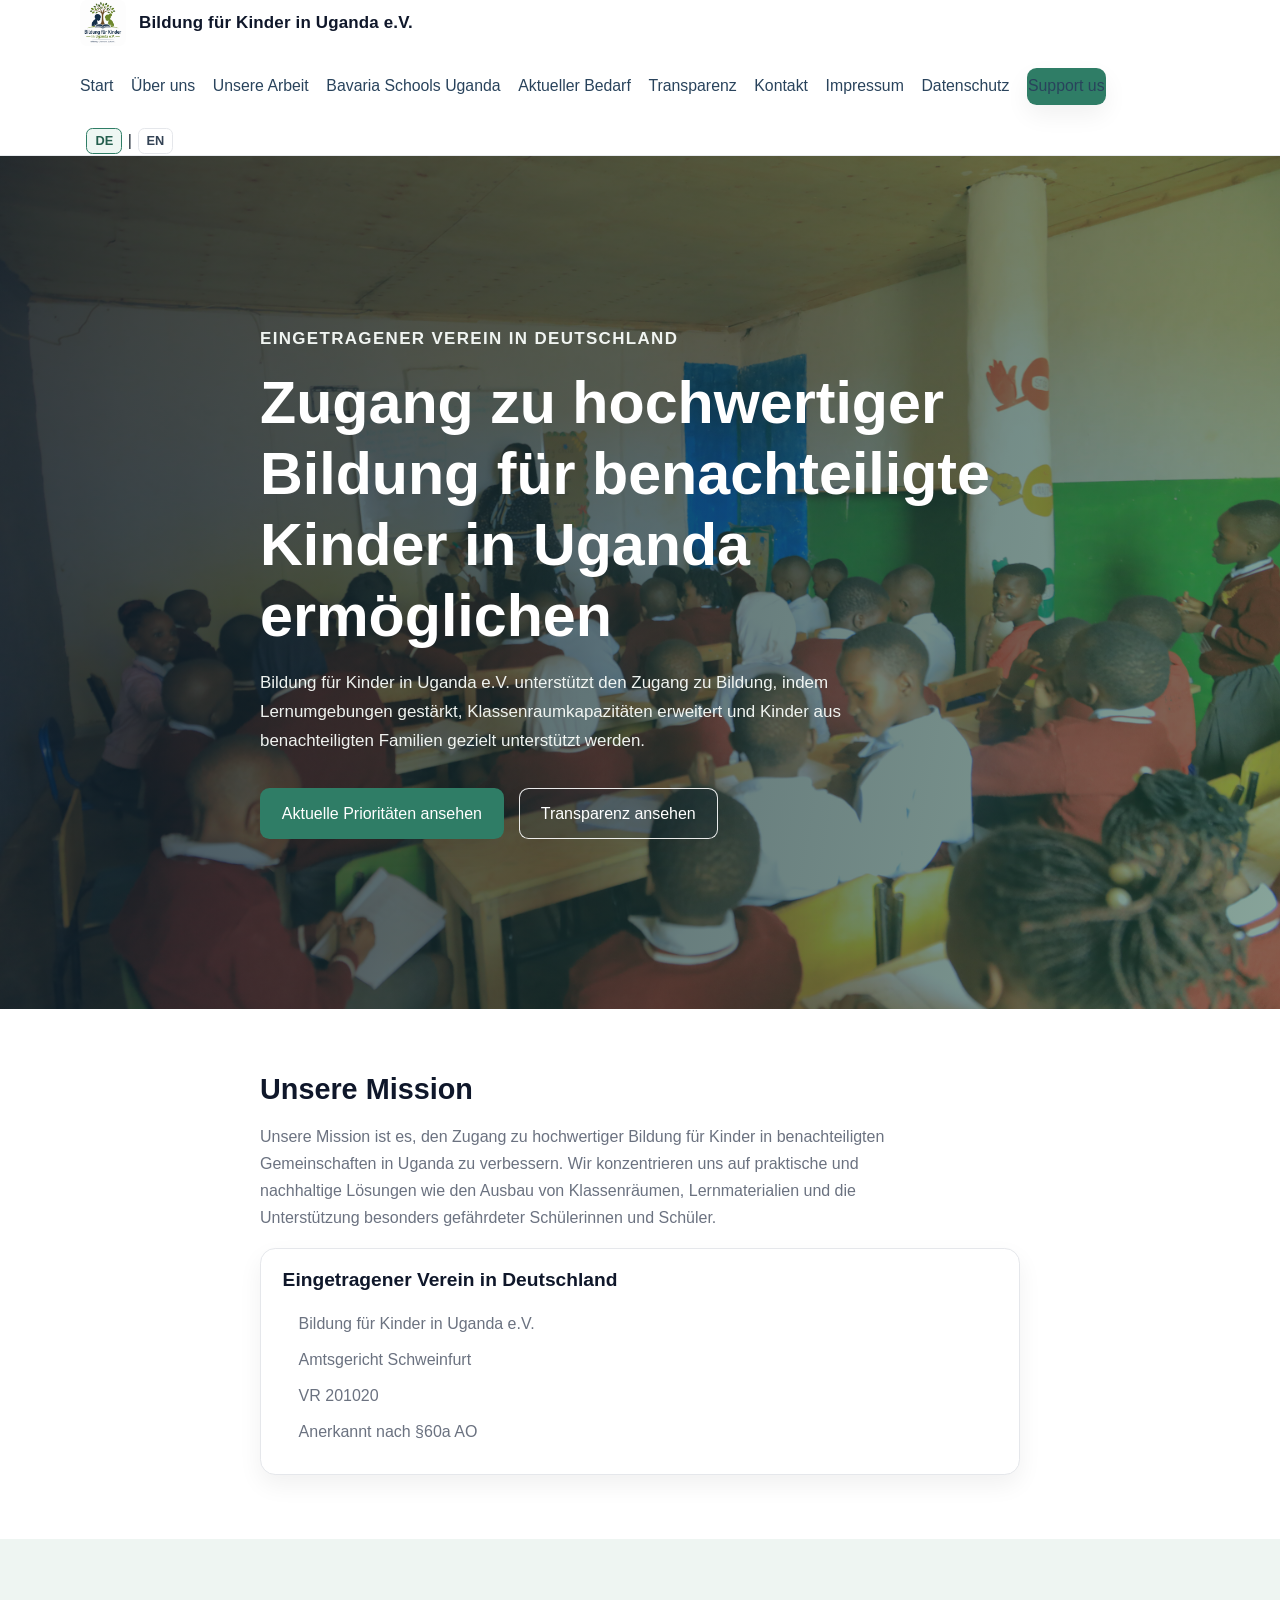
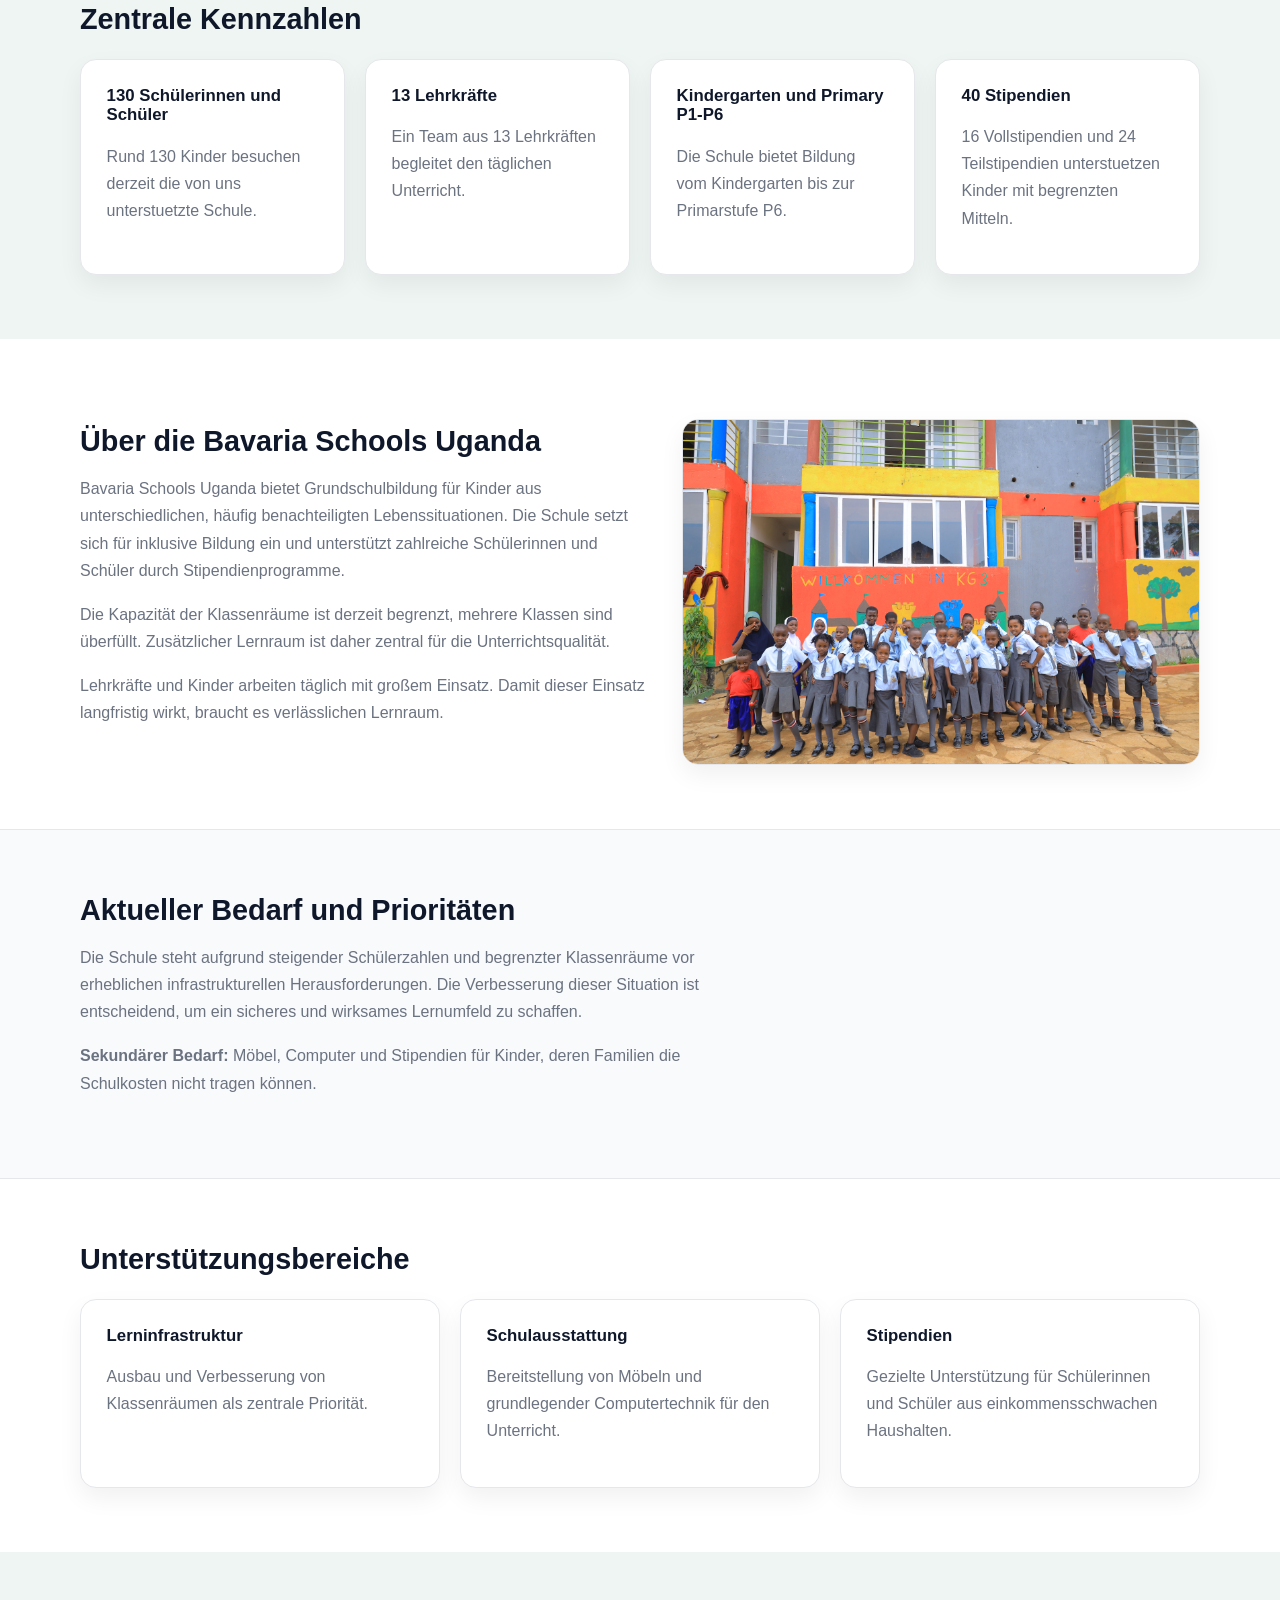
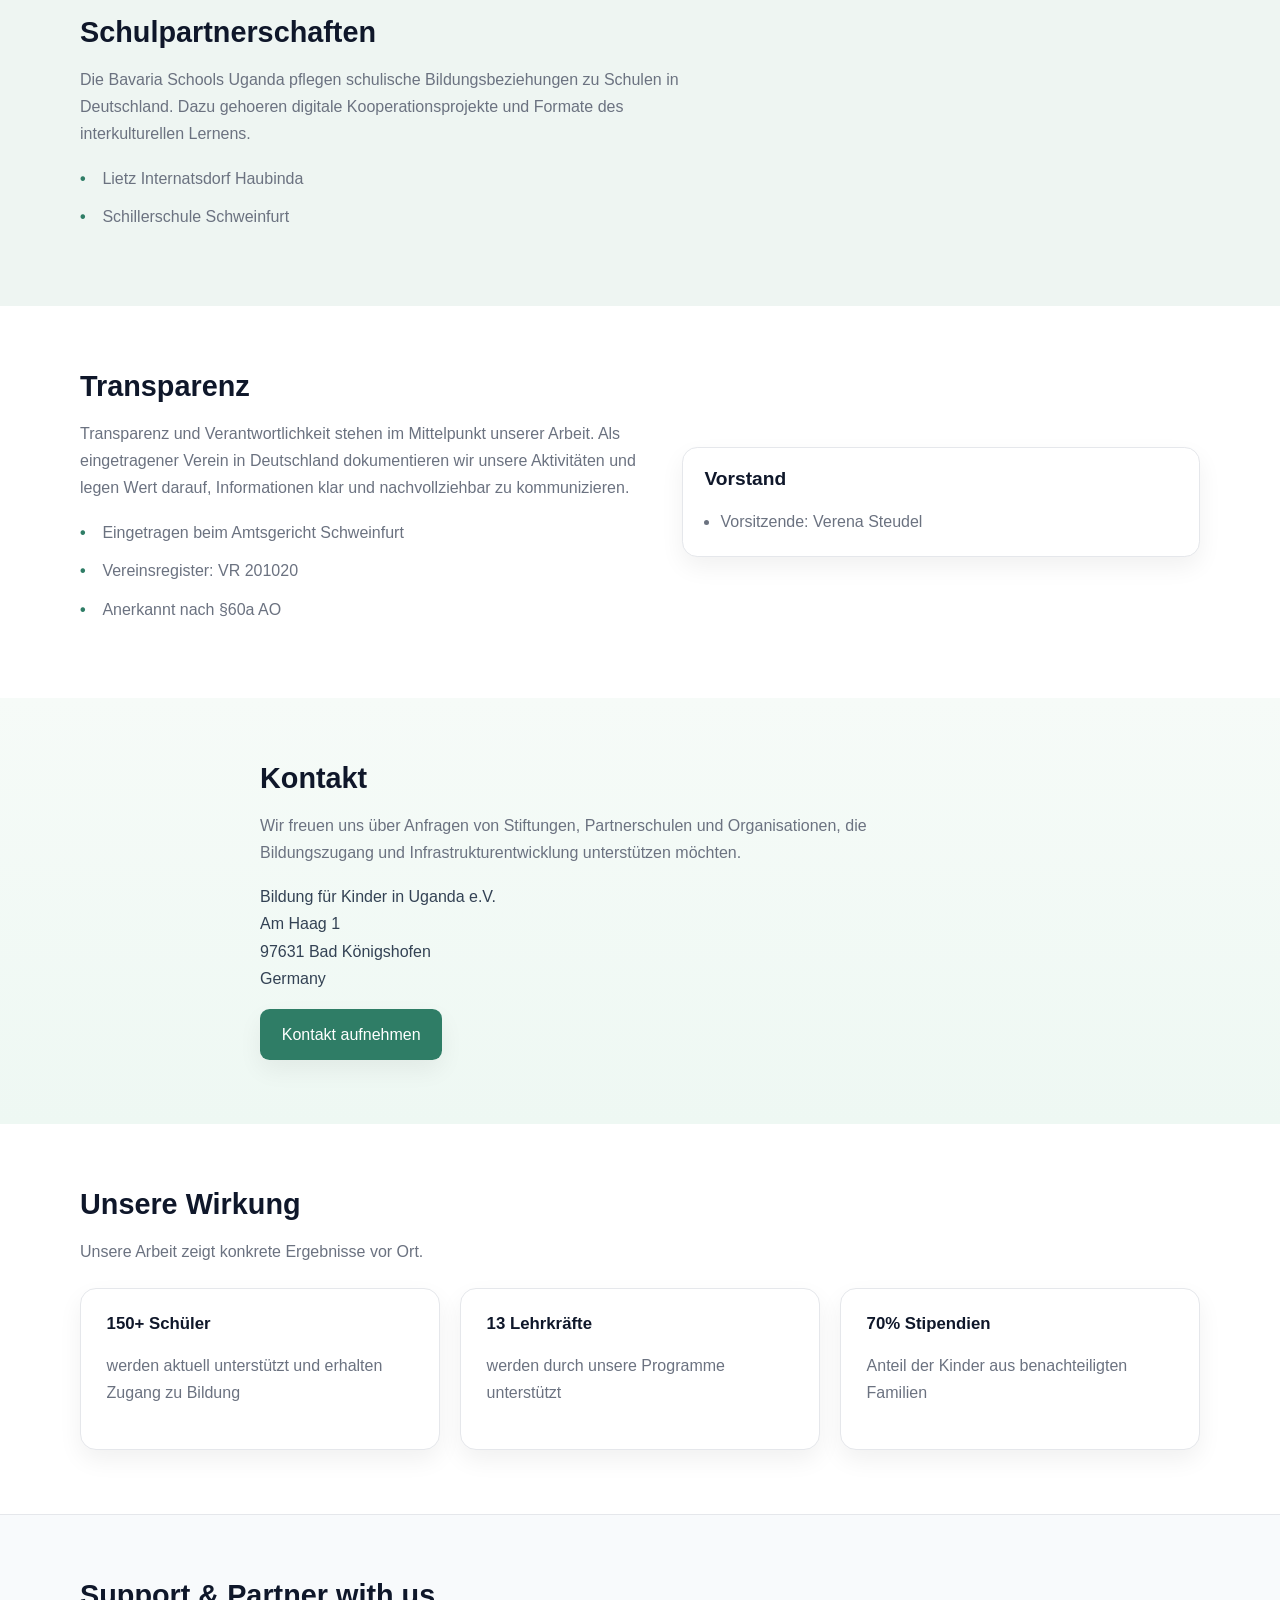
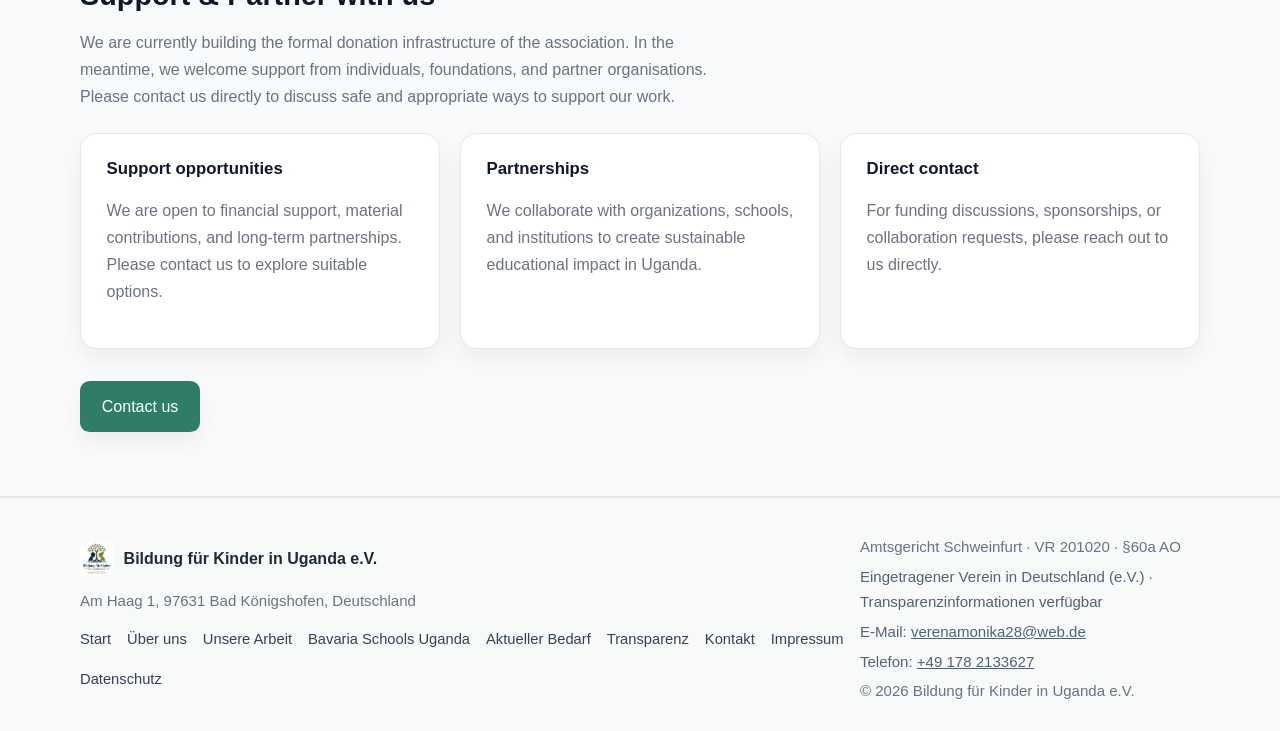
<file: index.html>
<!doctype html>
<html lang="de">
  <head>
    <meta charset="UTF-8" />
    <meta name="viewport" content="width=device-width, initial-scale=1.0" />
    <meta
      name="description"
      content="Startseite von Bildung für Kinder in Uganda e.V., einem in Deutschland eingetragenen Verein zur Unterstützung von Bildungszugang und Lerninfrastruktur in Uganda."
      data-en="Home page of Bildung für Kinder in Uganda e.V., a registered association in Germany supporting educational access and learning infrastructure in Uganda."
    />
    <title data-en="Home | Bildung für Kinder in Uganda e.V.">Startseite | Bildung für Kinder in Uganda e.V.</title>
    <!-- Replace with real favicon later -->
    <link rel="icon" href="assets/images/favicon.png" />
    <link rel="stylesheet" href="assets/css/styles.css" />
  </head>
  <body>
    <a class="skip-link" href="#main-content" data-en="Skip to main content">Zum Inhalt springen</a>
    <header class="site-header">
      <div class="container nav-wrap">
        <a class="logo" href="index.html">
          <img
            class="logo-img"
            src="assets/images/logo-bildung-fuer-kinder-uganda-ev.png"
            alt="Logo von Bildung für Kinder in Uganda e.V."
          />
          <span class="logo-text">Bildung für Kinder in Uganda e.V.</span>
        </a>
        <button class="menu-toggle" type="button" aria-expanded="false" aria-controls="primary-nav" data-en="Menu">
          Menü
        </button>
        <nav id="primary-nav" class="nav" aria-label="Primary navigation">
          <a href="index.html" data-en="Home">Start</a>
          <a href="about.html" data-en="About">Über uns</a>
          <a href="our-work.html" data-en="Our Work">Unsere Arbeit</a>
          <a href="bavaria-schools.html" data-en="Bavaria Schools Uganda">Bavaria Schools Uganda</a>
          <a href="current-needs.html" data-en="Current Needs">Aktueller Bedarf</a>
          <a href="transparency.html" data-en="Transparency">Transparenz</a>
          <a href="contact.html" data-en="Contact">Kontakt</a>
          <a href="impressum.html">Impressum</a>
          <a href="privacy.html" data-en="Privacy">Datenschutz</a>
          <a class="btn btn-primary" href="#donate">Support us</a>
        </nav>
        <div class="lang-switcher" aria-label="Sprachauswahl">
          <button class="lang-btn active" type="button" data-lang="de">DE</button>
          <span>|</span>
          <button class="lang-btn" type="button" data-lang="en">EN</button>
        </div>
      </div>
    </header>

    <main id="main-content">
      <section id="top" class="hero">
        <img
          src="assets/images/classroom-learning.jpg"
          alt="Kinder beim Lernen im Unterricht an einer Schule in Uganda"
          data-en="Primary school classroom in Uganda with children learning"
        />
        <div class="hero-overlay">
          <div class="container hero-content">
            <p class="eyebrow" data-en="Registered non-profit association in Germany">Eingetragener Verein in Deutschland</p>
            <h1 data-en="Providing access to quality education for disadvantaged children in Uganda">
              Zugang zu hochwertiger Bildung für benachteiligte Kinder in Uganda ermöglichen
            </h1>
            <p data-en="Bildung für Kinder in Uganda e.V. supports access to education by strengthening learning environments, expanding classroom capacity, and supporting children from disadvantaged backgrounds.">
              Bildung für Kinder in Uganda e.V. unterstützt den Zugang zu Bildung, indem Lernumgebungen gestärkt, Klassenraumkapazitäten erweitert und Kinder aus benachteiligten Familien gezielt unterstützt werden.
            </p>
            <div class="hero-actions">
              <a class="btn btn-primary" href="current-needs.html" data-en="View current priorities">Aktuelle Prioritäten ansehen</a>
              <a class="btn btn-outline" href="transparency.html" data-en="Our legal information">Transparenz ansehen</a>
            </div>
          </div>
        </div>
      </section>

      <section id="mission" class="section">
        <div class="container narrow">
          <h2 data-en="Our Mission">Unsere Mission</h2>
          <p data-en="Our mission is to improve access to quality education for children in underserved communities in Uganda. We focus on practical, sustainable solutions including classroom development, learning materials, and support for vulnerable students.">
            Unsere Mission ist es, den Zugang zu hochwertiger Bildung für Kinder in benachteiligten Gemeinschaften in Uganda zu verbessern. Wir konzentrieren uns auf praktische und nachhaltige Lösungen wie den Ausbau von Klassenräumen, Lernmaterialien und die Unterstützung besonders gefährdeter Schülerinnen und Schüler.
          </p>
          <div class="panel">
            <h3 data-en="Registered Association in Germany">Eingetragener Verein in Deutschland</h3>
            <ul class="detail-list">
              <li>Bildung für Kinder in Uganda e.V.</li>
              <li>Amtsgericht Schweinfurt</li>
              <li>VR 201020</li>
              <li data-en="Recognized under §60a AO">Anerkannt nach §60a AO</li>
            </ul>
          </div>
        </div>
      </section>

      <section class="section section-alt">
        <div class="container">
          <h2 data-en="Key Facts">Zentrale Kennzahlen</h2>
          <div class="grid cards cards-4">
            <article class="card">
              <h3 data-en="130 students">130 Schülerinnen und Schüler</h3>
              <p data-en="Around 130 children currently attend the school we support.">Rund 130 Kinder besuchen derzeit die von uns unterstuetzte Schule.</p>
            </article>
            <article class="card">
              <h3 data-en="13 teachers">13 Lehrkräfte</h3>
              <p data-en="A team of 13 teachers provides daily instruction and guidance.">Ein Team aus 13 Lehrkräften begleitet den täglichen Unterricht.</p>
            </article>
            <article class="card">
              <h3 data-en="Kindergarten and Primary P1-P6">Kindergarten und Primary P1-P6</h3>
              <p data-en="The school offers early years and primary education through P6.">Die Schule bietet Bildung vom Kindergarten bis zur Primarstufe P6.</p>
            </article>
            <article class="card">
              <h3 data-en="40 scholarships">40 Stipendien</h3>
              <p data-en="16 full and 24 half scholarships support children with limited means.">16 Vollstipendien und 24 Teilstipendien unterstuetzen Kinder mit begrenzten Mitteln.</p>
            </article>
          </div>
        </div>
      </section>

      <section id="school" class="section">
        <div class="container two-col">
          <div>
            <h2 data-en="About Bavaria Schools Uganda">Über die Bavaria Schools Uganda</h2>
            <p data-en="Bavaria Schools Uganda provides primary education to children from diverse and often disadvantaged backgrounds. The school is committed to inclusive education and supports a high number of students through scholarship programs.">
              Bavaria Schools Uganda bietet Grundschulbildung für Kinder aus unterschiedlichen, häufig benachteiligten Lebenssituationen. Die Schule setzt sich für inklusive Bildung ein und unterstützt zahlreiche Schülerinnen und Schüler durch Stipendienprogramme.
            </p>
            <p>
              Die Kapazität der Klassenräume ist derzeit begrenzt, mehrere Klassen sind
              überfüllt. Zusätzlicher Lernraum ist daher zentral für die Unterrichtsqualität.
            </p>
            <p data-en="Teachers and children work with strong commitment every day. Better learning space is essential so this commitment can have full effect.">
              Lehrkräfte und Kinder arbeiten täglich mit großem Einsatz. Damit dieser Einsatz
              langfristig wirkt, braucht es verlässlichen Lernraum.
            </p>
          </div>
          <div class="image-card">
            <!-- Replace with real photo: classroom, learning environment, respectful NGO imagery -->
            <img
              src="assets/images/school-environment.jpg"
              alt="Schulumfeld und Kinder an der unterstützten Schule in Uganda"
              data-en="Students and teacher in a community school in Uganda"
            />
          </div>
        </div>
      </section>

      <section id="needs" class="section section-highlight">
        <div class="container">
          <h2 data-en="Current Needs">Aktueller Bedarf und Prioritäten</h2>
          <p data-en="The school currently faces significant infrastructure challenges due to increasing student numbers and limited classroom space. Addressing these constraints is essential to ensure a safe and effective learning environment.">
            Die Schule steht aufgrund steigender Schülerzahlen und begrenzter Klassenräume vor erheblichen infrastrukturellen Herausforderungen. Die Verbesserung dieser Situation ist entscheidend, um ein sicheres und wirksames Lernumfeld zu schaffen.
          </p>
          <p>
            <strong data-en="Secondary needs:">Sekundärer Bedarf:</strong> Möbel, Computer und
            Stipendien für Kinder, deren Familien die Schulkosten nicht tragen können.
          </p>
        </div>
      </section>

      <section class="section">
        <div class="container">
          <h2 data-en="Support Areas">Unterstützungsbereiche</h2>
          <div class="grid cards cards-3">
            <article class="card">
              <h3 data-en="Learning infrastructure">Lerninfrastruktur</h3>
              <p data-en="Expansion and improvement of classrooms as the central priority.">Ausbau und Verbesserung von Klassenräumen als zentrale Priorität.</p>
            </article>
            <article class="card">
              <h3 data-en="School equipment">Schulausstattung</h3>
              <p data-en="Provision of furniture and basic computer resources for teaching.">Bereitstellung von Möbeln und grundlegender Computertechnik für den Unterricht.</p>
            </article>
            <article class="card">
              <h3 data-en="Scholarships">Stipendien</h3>
              <p data-en="Targeted support for students from households with limited income.">Gezielte Unterstützung für Schülerinnen und Schüler aus einkommensschwachen Haushalten.</p>
            </article>
          </div>
        </div>
      </section>

      <section id="partners" class="section section-alt">
        <div class="container">
          <h2 data-en="Partnerships">Schulpartnerschaften</h2>
          <p data-en="Bavaria Schools Uganda maintains educational connections with schools in Germany. These include digital collaborative projects and intercultural learning formats.">
            Die Bavaria Schools Uganda pflegen schulische Bildungsbeziehungen zu Schulen in
            Deutschland. Dazu gehoeren digitale Kooperationsprojekte und Formate des
            interkulturellen Lernens.
          </p>
          <ul class="partner-list">
            <li>Lietz Internatsdorf Haubinda</li>
            <li>Schillerschule Schweinfurt</li>
          </ul>
        </div>
      </section>

      <section id="transparency" class="section">
        <div class="container two-col">
          <div>
            <h2 data-en="Transparency">Transparenz</h2>
            <p data-en="Transparency and accountability are central to our work. We operate as a registered association in Germany and ensure that all activities and use of funds are documented and communicated clearly.">
              Transparenz und Verantwortlichkeit stehen im Mittelpunkt unserer Arbeit. Als eingetragener Verein in Deutschland dokumentieren wir unsere Aktivitäten und legen Wert darauf, Informationen klar und nachvollziehbar zu kommunizieren.
            </p>
            <ul class="check-list">
              <li data-en="Registered at Amtsgericht Schweinfurt">Eingetragen beim Amtsgericht Schweinfurt</li>
              <li data-en="Association register: VR 201020">Vereinsregister: VR 201020</li>
              <li data-en="Recognized under §60a AO">Anerkannt nach §60a AO</li>
            </ul>
          </div>
          <div class="panel">
            <h3 data-en="Governance">Vorstand</h3>
            <ul>
              <li data-en="Chairperson: Verena Steudel">Vorsitzende: Verena Steudel</li>
            </ul>
          </div>
        </div>
      </section>

      <section id="contact" class="section section-cta">
        <div class="container narrow">
          <h2 data-en="Contact">Kontakt</h2>
          <p>
            Wir freuen uns über Anfragen von Stiftungen, Partnerschulen und Organisationen, die
            Bildungszugang und Infrastrukturentwicklung unterstützen möchten.
          </p>
          <p class="address">
            Bildung für Kinder in Uganda e.V.<br />
            Am Haag 1<br />
            97631 Bad Königshofen<br />
            Germany
          </p>
          <a class="btn btn-primary" href="contact.html" data-en="Get in touch">Kontakt aufnehmen</a>
        </div>
      </section>

      <section class="section">
        <div class="container">
          <h2 data-en="Our Impact">Unsere Wirkung</h2>
          <p data-en="Our work creates measurable impact on the ground">
            Unsere Arbeit zeigt konkrete Ergebnisse vor Ort.
          </p>

          <div class="grid grid-3 cards-3">
            <div class="card">
              <h3 data-en="150+ students">150+ Schüler</h3>
              <p data-en="are currently supported and receive access to education">
                werden aktuell unterstützt und erhalten Zugang zu Bildung
              </p>
            </div>

            <div class="card">
              <h3 data-en="13 teachers">13 Lehrkräfte</h3>
              <p data-en="are supported through our programmes">
                werden durch unsere Programme unterstützt
              </p>
            </div>

            <div class="card">
              <h3 data-en="70% scholarships">70% Stipendien</h3>
              <p data-en="share of children from disadvantaged families">
                Anteil der Kinder aus benachteiligten Familien
              </p>
            </div>
          </div>
        </div>
      </section>

      <section id="donate" class="section section-highlight">
        <div class="container">
          <h2>Support & Partner with us</h2>
          <p>
            We are currently building the formal donation infrastructure of the association.
            In the meantime, we welcome support from individuals, foundations, and partner organisations.
            Please contact us directly to discuss safe and appropriate ways to support our work.
          </p>
          <div class="grid cards cards-3">
            <article class="card">
              <h3>Support opportunities</h3>
              <p>
                We are open to financial support, material contributions, and long-term
                partnerships. Please contact us to explore suitable options.
              </p>
            </article>
            <article class="card">
              <h3>Partnerships</h3>
              <p>
                We collaborate with organizations, schools, and institutions to create sustainable
                educational impact in Uganda.
              </p>
            </article>
            <article class="card">
              <h3>Direct contact</h3>
              <p>
                For funding discussions, sponsorships, or collaboration requests, please reach out
                to us directly.
              </p>
            </article>
          </div>
          <div class="hero-actions">
            <a class="btn btn-primary" href="contact.html">Contact us</a>
          </div>
        </div>
      </section>
    </main>

    <footer class="site-footer">
      <div class="container footer-grid">
        <div>
          <strong>
            <img
              class="footer-logo"
              src="assets/images/logo-bildung-fuer-kinder-uganda-ev.png"
              alt="Logo von Bildung für Kinder in Uganda e.V."
            />
            Bildung für Kinder in Uganda e.V.
          </strong>
          <p data-en="Am Haag 1, 97631 Bad Königshofen, Germany">Am Haag 1, 97631 Bad Königshofen, Deutschland</p>
          <ul class="footer-links">
            <li><a href="index.html" data-en="Home">Start</a></li>
            <li><a href="about.html" data-en="About">Über uns</a></li>
            <li><a href="our-work.html" data-en="Our Work">Unsere Arbeit</a></li>
            <li><a href="bavaria-schools.html">Bavaria Schools Uganda</a></li>
            <li><a href="current-needs.html" data-en="Current Needs">Aktueller Bedarf</a></li>
            <li><a href="transparency.html" data-en="Transparency">Transparenz</a></li>
            <li><a href="contact.html" data-en="Contact">Kontakt</a></li>
            <li><a href="impressum.html">Impressum</a></li>
            <li><a href="privacy.html" data-en="Privacy">Datenschutz</a></li>
          </ul>
        </div>
        <div>
          <p>Amtsgericht Schweinfurt · VR 201020 · §60a AO</p>
          <p class="footer-note" data-en="Registered association in Germany (e.V.) · Transparency information available">Eingetragener Verein in Deutschland (e.V.) · Transparenzinformationen verfügbar</p>
          <p class="footer-note">E-Mail: <a href="mailto:verenamonika28@web.de">verenamonika28@web.de</a></p>
          <p class="footer-note">Telefon: <a href="tel:+491782133627">+49 178 2133627</a></p>
          <p>© 2026 Bildung für Kinder in Uganda e.V.</p>
        </div>
      </div>
    </footer>

    <script src="assets/js/main.js"></script>
  </body>
</html>
</file>
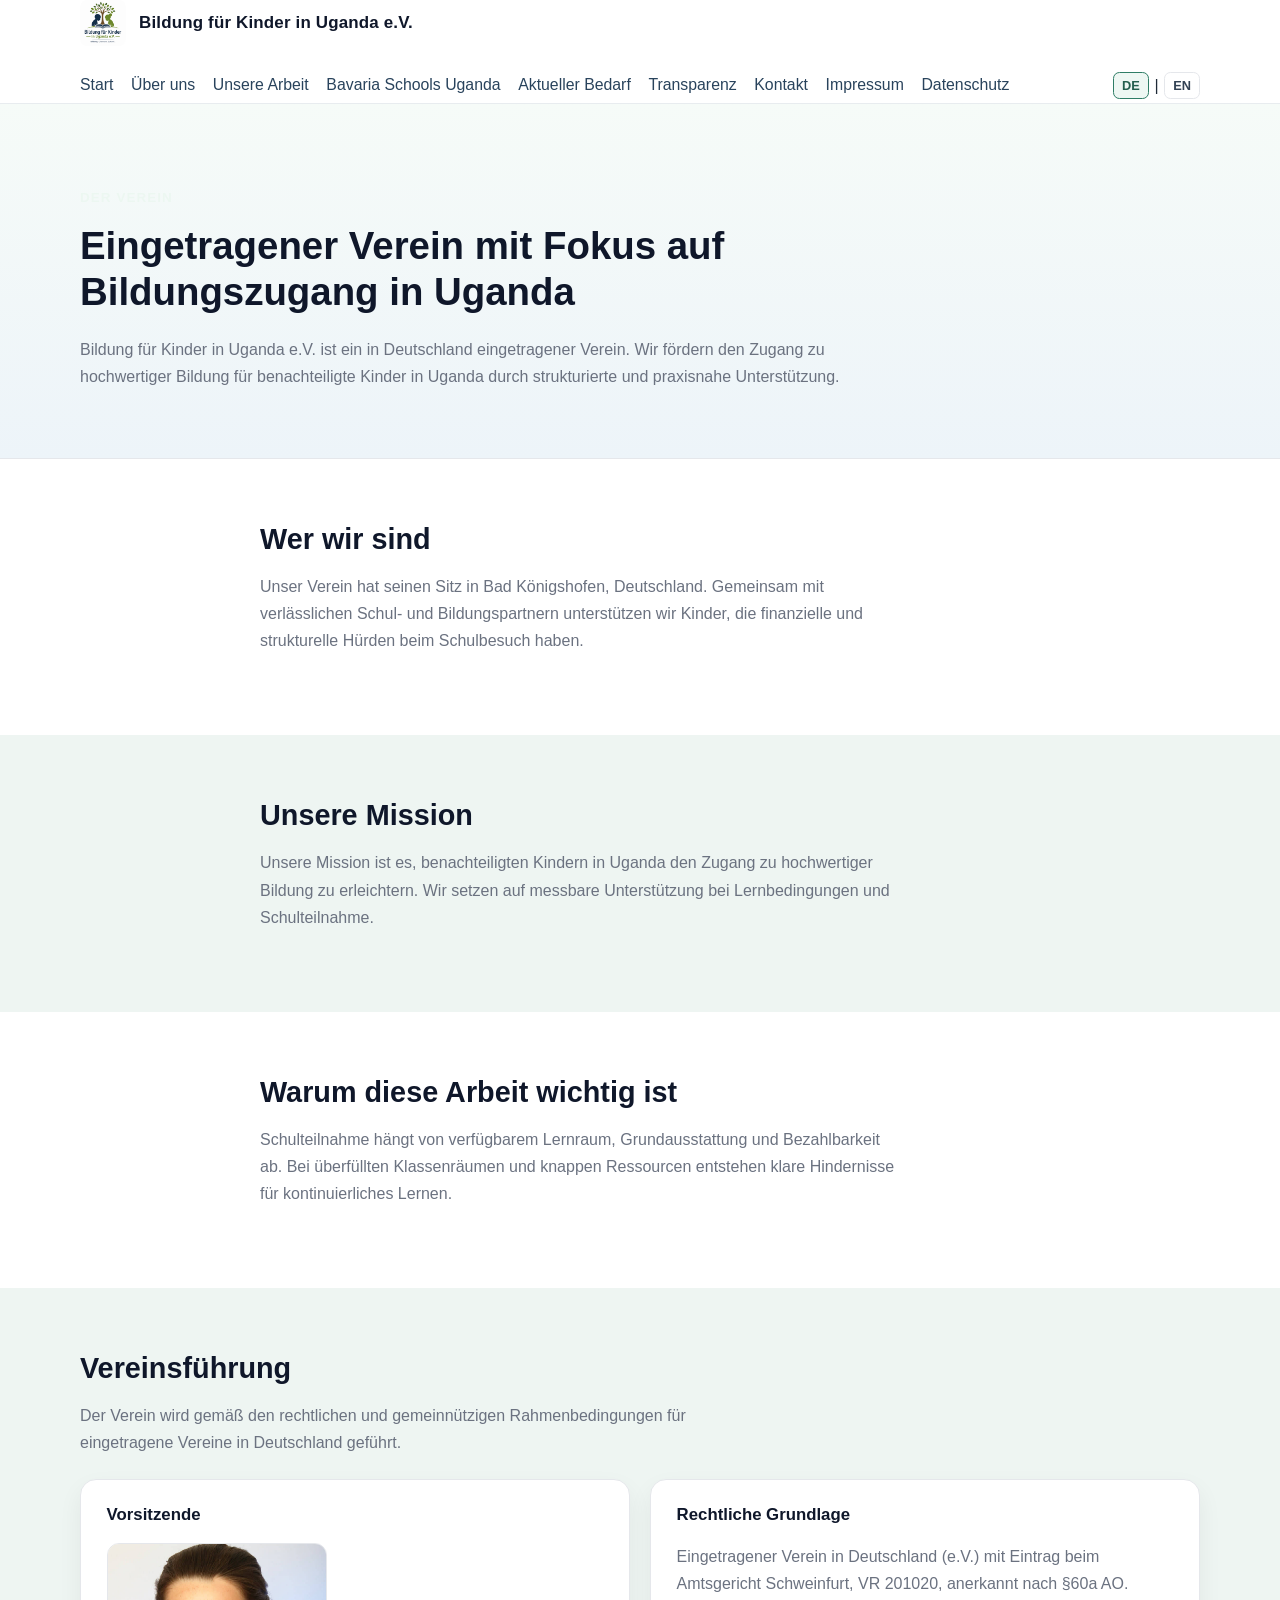
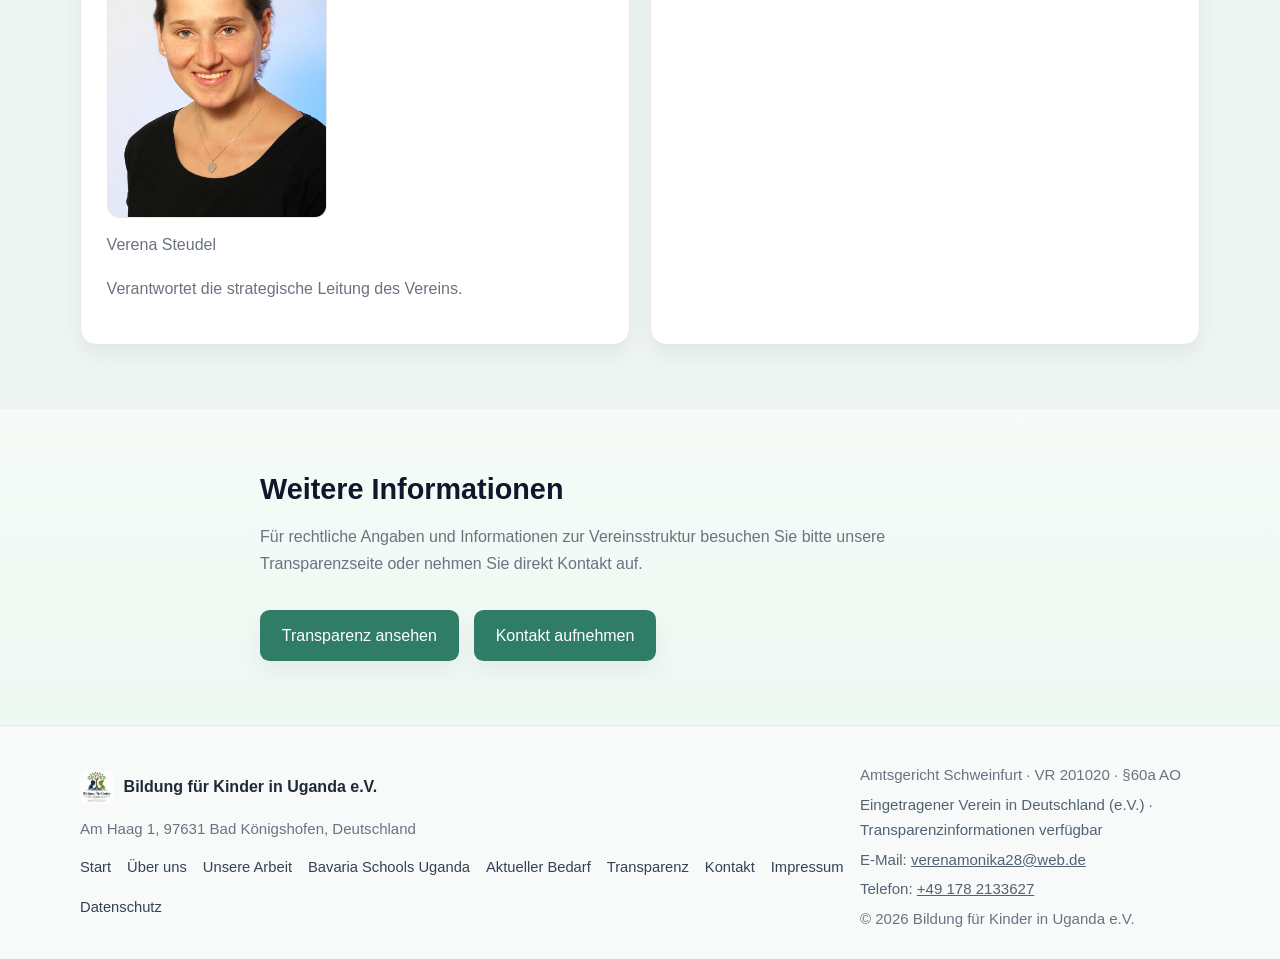
<file: about.html>
<!doctype html>
<html lang="de">
  <head>
    <meta charset="UTF-8" />
    <meta name="viewport" content="width=device-width, initial-scale=1.0" />
    <meta
      name="description"
      content="Über Bildung für Kinder in Uganda e.V. mit Mission, Struktur und rechtlicher Einordnung als eingetragener Verein in Deutschland."
      data-en="About Bildung für Kinder in Uganda e.V., including mission, governance structure, and legal basis as a registered association in Germany."
    />
    <title data-en="About | Bildung für Kinder in Uganda e.V.">Über uns | Bildung für Kinder in Uganda e.V.</title>
    <!-- Replace with real favicon later -->
    <link rel="icon" href="assets/images/favicon.png" />
    <link rel="stylesheet" href="assets/css/styles.css" />
  </head>
  <body>
    <a class="skip-link" href="#main-content" data-en="Skip to main content">Zum Inhalt springen</a>
    <header class="site-header">
      <div class="container nav-wrap">
        <a class="logo" href="index.html">
          <img
            class="logo-img"
            src="assets/images/logo-bildung-fuer-kinder-uganda-ev.png"
            alt="Logo von Bildung für Kinder in Uganda e.V."
          />
          <span class="logo-text">Bildung für Kinder in Uganda e.V.</span>
        </a>
        <button class="menu-toggle" type="button" aria-expanded="false" aria-controls="primary-nav" data-en="Menu">Menü</button>
        <nav id="primary-nav" class="nav" aria-label="Primary navigation">
          <a href="index.html" data-en="Home">Start</a>
          <a href="about.html" data-en="About">Über uns</a>
          <a href="our-work.html" data-en="Our Work">Unsere Arbeit</a>
          <a href="bavaria-schools.html">Bavaria Schools Uganda</a>
          <a href="current-needs.html" data-en="Current Needs">Aktueller Bedarf</a>
          <a href="transparency.html" data-en="Transparency">Transparenz</a>
          <a href="contact.html" data-en="Contact">Kontakt</a>
          <a href="impressum.html">Impressum</a>
          <a href="privacy.html" data-en="Privacy">Datenschutz</a>
        </nav>
        <div class="lang-switcher" aria-label="Sprachauswahl">
          <button class="lang-btn active" type="button" data-lang="de">DE</button><span>|</span><button class="lang-btn" type="button" data-lang="en">EN</button>
        </div>
      </div>
    </header>

    <main id="main-content">
      <section class="page-hero">
        <div class="container">
          <p class="eyebrow" data-en="About the Association">Der Verein</p>
          <h1 data-en="A registered association focused on educational access in Uganda">Eingetragener Verein mit Fokus auf Bildungszugang in Uganda</h1>
          <p>
            Bildung für Kinder in Uganda e.V. ist ein in Deutschland eingetragener Verein. Wir
            fördern den Zugang zu hochwertiger Bildung für benachteiligte Kinder in Uganda durch
            strukturierte und praxisnahe Unterstützung.
          </p>
        </div>
      </section>

      <section class="section">
        <div class="container narrow">
          <h2 data-en="Who We Are">Wer wir sind</h2>
          <p data-en="Our association is based in Bad Königshofen, Germany. We work with trusted school and education partners to support children who face financial and structural barriers to regular schooling.">
            Unser Verein hat seinen Sitz in Bad Königshofen, Deutschland. Gemeinsam mit
            verlässlichen Schul- und Bildungspartnern unterstützen wir Kinder, die finanzielle
            und strukturelle Hürden beim Schulbesuch haben.
          </p>
        </div>
      </section>

      <section class="section section-alt">
        <div class="container narrow">
          <h2 data-en="Our Mission">Unsere Mission</h2>
          <p data-en="Our mission is to improve access to quality education for disadvantaged children in Uganda. We focus on measurable support for learning conditions and school participation.">
            Unsere Mission ist es, benachteiligten Kindern in Uganda den Zugang zu hochwertiger
            Bildung zu erleichtern. Wir setzen auf messbare Unterstützung bei Lernbedingungen und
            Schulteilnahme.
          </p>
        </div>
      </section>

      <section class="section">
        <div class="container narrow">
          <h2 data-en="Why This Work Matters">Warum diese Arbeit wichtig ist</h2>
          <p data-en="School participation depends on available learning space, basic equipment, and affordability. Where classrooms are overcrowded and resources are limited, children face clear obstacles to continuous learning.">
            Schulteilnahme hängt von verfügbarem Lernraum, Grundausstattung und Bezahlbarkeit ab.
            Bei überfüllten Klassenräumen und knappen Ressourcen entstehen klare Hindernisse für
            kontinuierliches Lernen.
          </p>
        </div>
      </section>

      <section class="section section-alt">
        <div class="container">
          <div>
            <h2 data-en="Governance">Vereinsführung</h2>
            <p>
              Der Verein wird gemäß den rechtlichen und gemeinnützigen Rahmenbedingungen für
              eingetragene Vereine in Deutschland geführt.
            </p>
          </div>
          <div class="grid cards cards-2">
            <article class="card">
              <h3 data-en="Chairperson">Vorsitzende</h3>
              <div class="portrait-frame">
                <img
                  src="assets/images/verena-steudel.jpg"
                  alt="Verena Steudel, Vorsitzende von Bildung für Kinder in Uganda e.V."
                  data-en="Verena Steudel, Chairperson of Bildung für Kinder in Uganda e.V."
                />
              </div>
              <p>Verena Steudel</p>
              <p data-en="Provides strategic leadership for the association.">
                Verantwortet die strategische Leitung des Vereins.
              </p>
            </article>
            <article class="card">
              <h3 data-en="Governance Basis">Rechtliche Grundlage</h3>
              <p>Eingetragener Verein in Deutschland (e.V.) mit Eintrag beim Amtsgericht Schweinfurt, VR 201020, anerkannt nach §60a AO.</p>
            </article>
          </div>
        </div>
      </section>

      <section class="section section-cta">
        <div class="container narrow">
          <h2 data-en="Further Information">Weitere Informationen</h2>
          <p data-en="For legal details and governance information, please visit our transparency page or contact us directly.">
            Für rechtliche Angaben und Informationen zur Vereinsstruktur besuchen Sie bitte unsere
            Transparenzseite oder nehmen Sie direkt Kontakt auf.
          </p>
          <div class="hero-actions">
            <a class="btn btn-primary" href="transparency.html" data-en="View transparency details">Transparenz ansehen</a>
            <a class="btn btn-primary" href="contact.html" data-en="Contact us">Kontakt aufnehmen</a>
          </div>
        </div>
      </section>
    </main>

    <footer class="site-footer">
      <div class="container footer-grid">
        <div>
          <strong>
            <img
              class="footer-logo"
              src="assets/images/logo-bildung-fuer-kinder-uganda-ev.png"
              alt="Logo von Bildung für Kinder in Uganda e.V."
            />
            Bildung für Kinder in Uganda e.V.
          </strong>
          <p data-en="Am Haag 1, 97631 Bad Königshofen, Germany">Am Haag 1, 97631 Bad Königshofen, Deutschland</p>
          <ul class="footer-links">
            <li><a href="index.html" data-en="Home">Start</a></li>
            <li><a href="about.html" data-en="About">Über uns</a></li>
            <li><a href="our-work.html" data-en="Our Work">Unsere Arbeit</a></li>
            <li><a href="bavaria-schools.html">Bavaria Schools Uganda</a></li>
            <li><a href="current-needs.html" data-en="Current Needs">Aktueller Bedarf</a></li>
            <li><a href="transparency.html" data-en="Transparency">Transparenz</a></li>
            <li><a href="contact.html" data-en="Contact">Kontakt</a></li>
            <li><a href="impressum.html">Impressum</a></li>
            <li><a href="privacy.html" data-en="Privacy">Datenschutz</a></li>
          </ul>
        </div>
        <div>
          <p>Amtsgericht Schweinfurt · VR 201020 · §60a AO</p>
          <p class="footer-note" data-en="Registered association in Germany (e.V.) · Transparency information available">Eingetragener Verein in Deutschland (e.V.) · Transparenzinformationen verfügbar</p>
          <p class="footer-note">E-Mail: <a href="mailto:verenamonika28@web.de">verenamonika28@web.de</a></p>
          <p class="footer-note">Telefon: <a href="tel:+491782133627">+49 178 2133627</a></p>
          <p>© 2026 Bildung für Kinder in Uganda e.V.</p>
        </div>
      </div>
    </footer>

    <script src="assets/js/main.js"></script>
  </body>
</html>
</file>
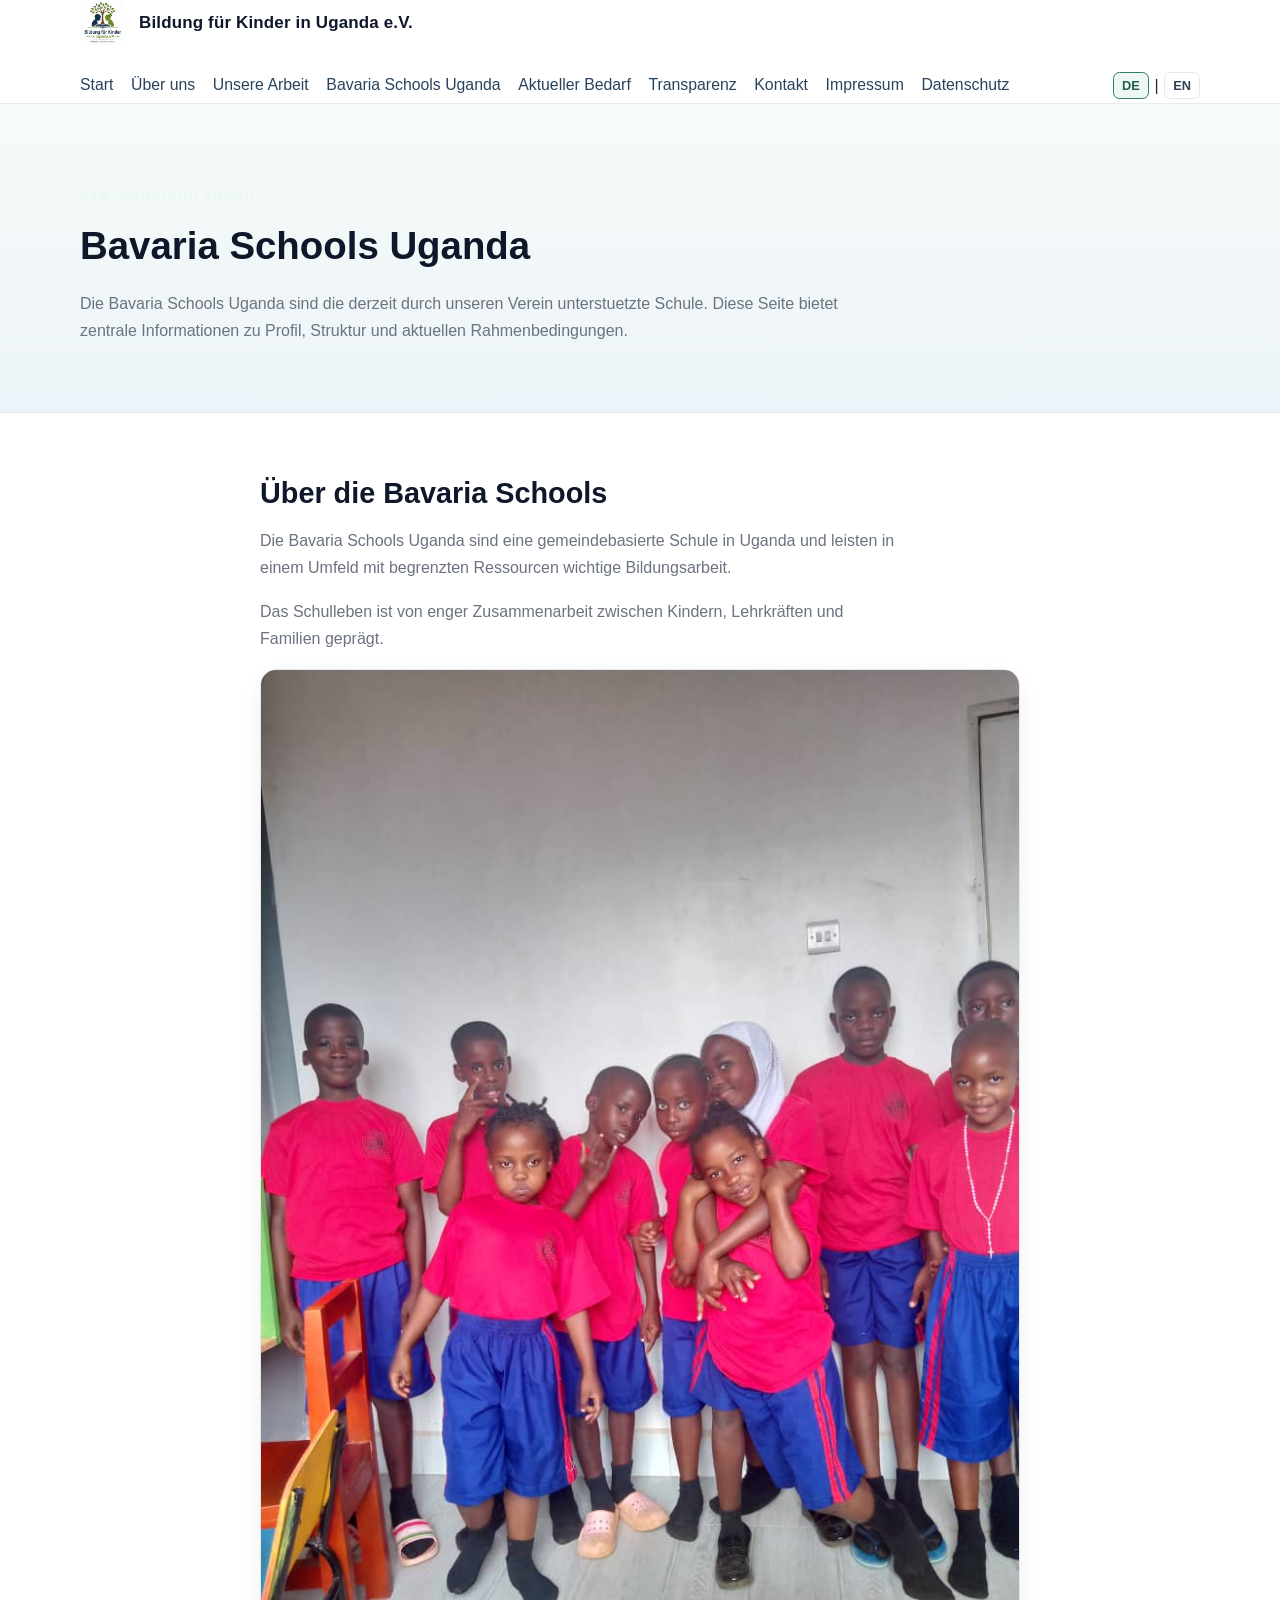
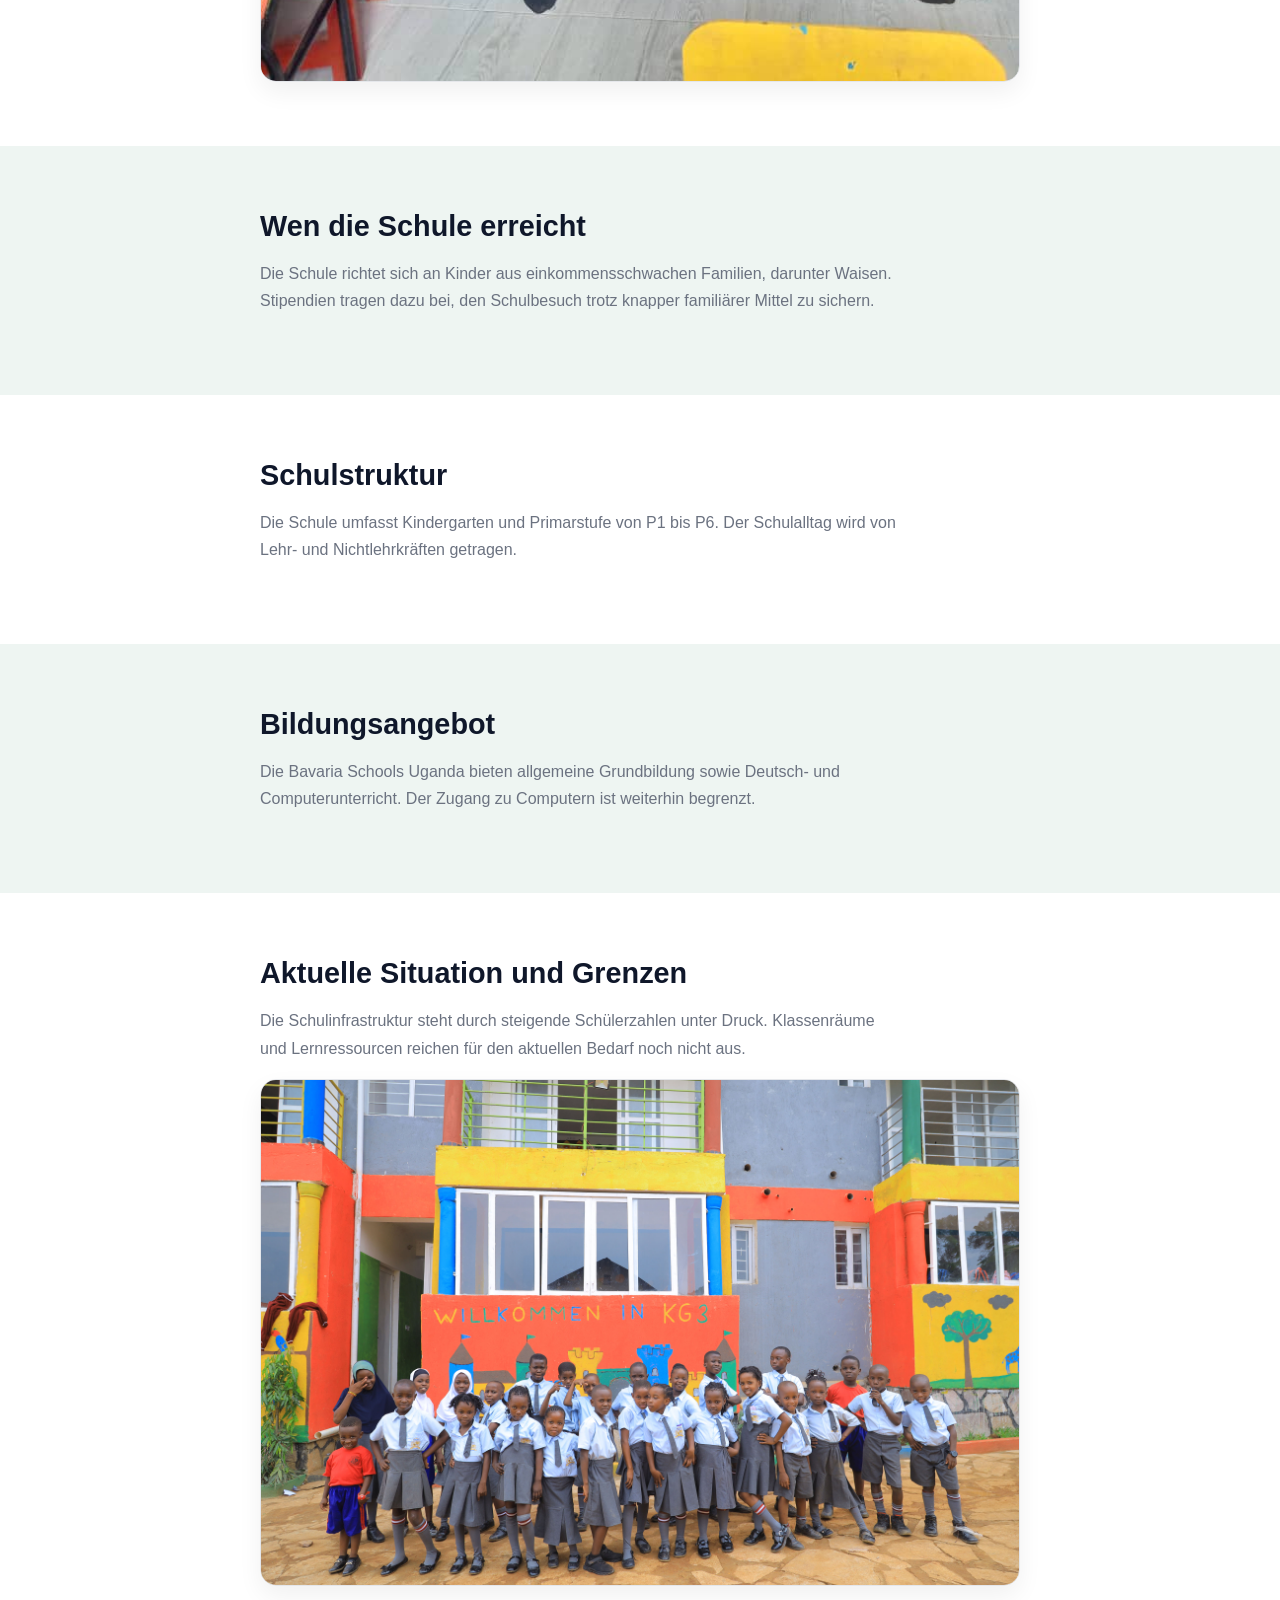
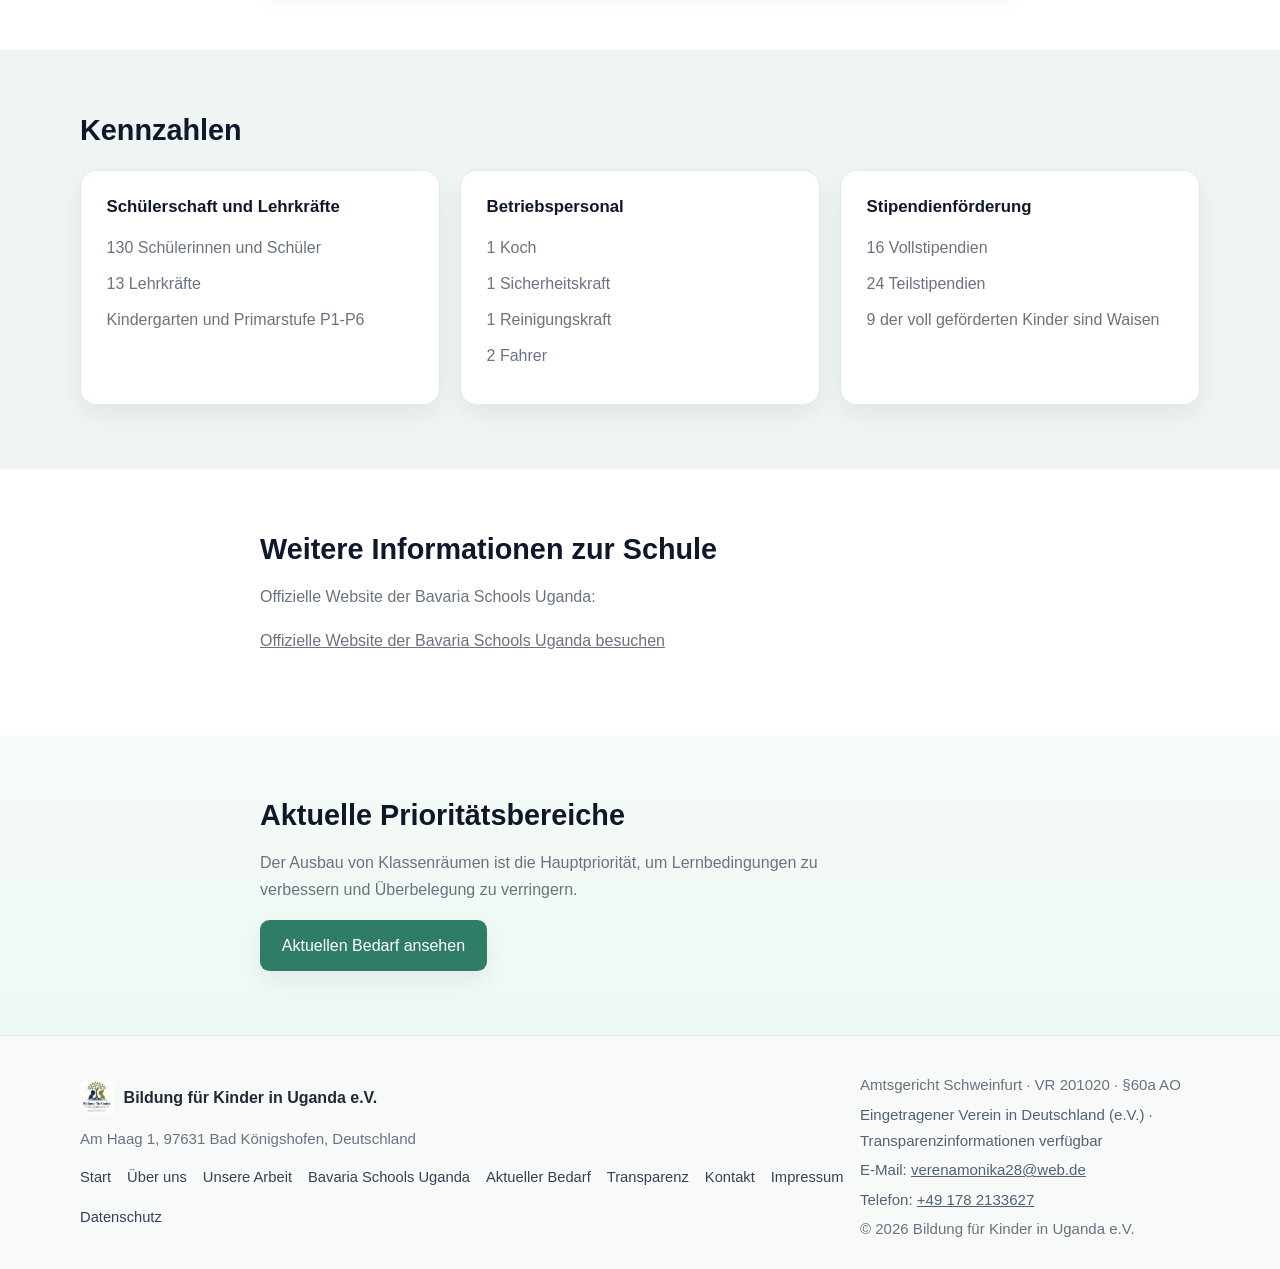
<file: bavaria-schools.html>
<!doctype html>
<html lang="de">
  <head>
    <meta charset="UTF-8" />
    <meta name="viewport" content="width=device-width, initial-scale=1.0" />
    <meta
      name="description"
      content="Profil der Bavaria Schools Uganda mit zentralen Schul- und Personaldaten."
      data-en="Overview of Bavaria Schools Uganda: school profile, student and staff figures, educational offer, and current limitations."
    />
    <title data-en="Bavaria Schools Uganda | Bildung für Kinder in Uganda e.V.">Bavaria Schools Uganda | Bildung für Kinder in Uganda e.V.</title>
    <!-- Replace with real favicon later -->
    <link rel="icon" href="assets/images/favicon.png" />
    <link rel="stylesheet" href="assets/css/styles.css" />
  </head>
  <body>
    <a class="skip-link" href="#main-content" data-en="Skip to main content">Zum Inhalt springen</a>
    <header class="site-header">
      <div class="container nav-wrap">
        <a class="logo" href="index.html">
          <img
            class="logo-img"
            src="assets/images/logo-bildung-fuer-kinder-uganda-ev.png"
            alt="Logo von Bildung für Kinder in Uganda e.V."
          />
          <span class="logo-text">Bildung für Kinder in Uganda e.V.</span>
        </a>
        <button class="menu-toggle" type="button" aria-expanded="false" aria-controls="primary-nav">
          Menü
        </button>
        <nav id="primary-nav" class="nav" aria-label="Primary navigation">
          <a href="index.html" data-en="Home">Start</a>
          <a href="about.html" data-en="About">Über uns</a>
          <a href="our-work.html" data-en="Our Work">Unsere Arbeit</a>
          <a href="bavaria-schools.html">Bavaria Schools Uganda</a>
          <a href="current-needs.html" data-en="Current Needs">Aktueller Bedarf</a>
          <a href="transparency.html" data-en="Transparency">Transparenz</a>
          <a href="contact.html" data-en="Contact">Kontakt</a>
          <a href="impressum.html">Impressum</a>
          <a href="privacy.html" data-en="Privacy">Datenschutz</a>
        </nav>
        <div class="lang-switcher" aria-label="Sprachauswahl"><button class="lang-btn active" type="button" data-lang="de">DE</button><span>|</span><button class="lang-btn" type="button" data-lang="en">EN</button></div>
      </div>
    </header>

    <main id="main-content">
      <section class="page-hero">
        <div class="container">
          <p class="eyebrow" data-en="Partner School Profile">Partnerschulprofil</p>
          <h1 data-en="Bavaria Schools Uganda">Bavaria Schools Uganda</h1>
          <p data-en="Bavaria Schools Uganda is the school currently supported by our association. This page presents key information on the school profile, structure, and operational constraints.">
            Die Bavaria Schools Uganda sind die derzeit durch unseren Verein unterstuetzte Schule.
            Diese Seite bietet zentrale Informationen zu Profil, Struktur und aktuellen
            Rahmenbedingungen.
          </p>
        </div>
      </section>

      <section class="section">
        <div class="container narrow">
          <h2 data-en="About Bavaria Schools">Über die Bavaria Schools</h2>
          <p data-en="Bavaria Schools Uganda is a community-based school in Uganda. It plays an important role in providing reliable education in an environment with limited resources.">
            Die Bavaria Schools Uganda sind eine gemeindebasierte Schule in Uganda und leisten in
            einem Umfeld mit begrenzten Ressourcen wichtige Bildungsarbeit.
          </p>
          <p data-en="The school community is characterized by close daily cooperation between children, teachers and families.">
            Das Schulleben ist von enger Zusammenarbeit zwischen Kindern, Lehrkräften und Familien geprägt.
          </p>
          <div class="image-card">
            <img
              src="assets/images/children-outdoor.jpg"
              alt="Kinder im Schulumfeld an der unterstützten Schule in Uganda"
              data-en="Children in the school environment at the supported school in Uganda"
            />
          </div>
        </div>
      </section>

      <section class="section section-alt">
        <div class="container narrow">
          <h2 data-en="Who the School Serves">Wen die Schule erreicht</h2>
          <p data-en="The school serves children from low-income families, including orphans. Scholarship support helps children stay in school where family resources are limited.">
            Die Schule richtet sich an Kinder aus einkommensschwachen Familien, darunter Waisen.
            Stipendien tragen dazu bei, den Schulbesuch trotz knapper familiärer Mittel zu sichern.
          </p>
        </div>
      </section>

      <section class="section">
        <div class="container narrow">
          <h2 data-en="School Structure">Schulstruktur</h2>
          <p data-en="The school includes kindergarten and primary levels from P1 to P6. Daily operations are supported by teaching and non-teaching staff.">
            Die Schule umfasst Kindergarten und Primarstufe von P1 bis P6. Der Schulalltag wird
            von Lehr- und Nichtlehrkräften getragen.
          </p>
        </div>
      </section>

      <section class="section section-alt">
        <div class="container narrow">
          <h2 data-en="Educational Offer">Bildungsangebot</h2>
          <p data-en="Bavaria Schools Uganda offers general primary education as well as German lessons and computer lessons. Computer access remains limited.">
            Die Bavaria Schools Uganda bieten allgemeine Grundbildung sowie Deutsch- und
            Computerunterricht. Der Zugang zu Computern ist weiterhin begrenzt.
          </p>
        </div>
      </section>

      <section class="section">
        <div class="container narrow">
          <h2 data-en="Current Situation and Limitations">Aktuelle Situation und Grenzen</h2>
          <p data-en="School infrastructure is under pressure due to growth in student numbers. Classroom space and learning resources are not yet sufficient for current needs.">
            Die Schulinfrastruktur steht durch steigende Schülerzahlen unter Druck. Klassenräume
            und Lernressourcen reichen für den aktuellen Bedarf noch nicht aus.
          </p>
          <div class="image-card">
            <img
              src="assets/images/school-environment.jpg"
              alt="Schulumfeld und Kinder an der unterstützten Schule in Uganda"
              data-en="School environment and children at the supported school in Uganda"
            />
          </div>
        </div>
      </section>

      <section class="section section-alt">
        <div class="container">
          <h2 data-en="Key Figures">Kennzahlen</h2>
          <div class="grid cards cards-3">
            <article class="card">
            <h3 data-en="Students and Teachers">Schülerschaft und Lehrkräfte</h3>
              <ul class="detail-list">
                <li data-en="130 students">130 Schülerinnen und Schüler</li>
                <li data-en="13 teachers">13 Lehrkräfte</li>
                <li data-en="Kindergarten and Primary P1-P6">Kindergarten und Primarstufe P1-P6</li>
              </ul>
            </article>
            <article class="card">
            <h3 data-en="Operational Staff">Betriebspersonal</h3>
              <ul class="detail-list">
                <li data-en="1 cook">1 Koch</li>
                <li data-en="1 security guard">1 Sicherheitskraft</li>
                <li data-en="1 cleaner">1 Reinigungskraft</li>
                <li data-en="2 van drivers">2 Fahrer</li>
              </ul>
            </article>
            <article class="card">
            <h3 data-en="Scholarship Support">Stipendienförderung</h3>
              <ul class="detail-list">
                <li data-en="16 full scholarships">16 Vollstipendien</li>
                <li data-en="24 half scholarships">24 Teilstipendien</li>
                <li data-en="9 of the fully sponsored children are orphans">9 der voll geförderten Kinder sind Waisen</li>
              </ul>
            </article>
          </div>
        </div>
      </section>

      <section class="section">
        <div class="container narrow">
          <h2>Weitere Informationen zur Schule</h2>
          <p>Offizielle Website der Bavaria Schools Uganda:</p>
          <p>
            <a href="https://bavariaschools.com/" target="_blank" rel="noopener noreferrer">Offizielle Website der Bavaria Schools Uganda besuchen</a>
          </p>
        </div>
      </section>

      <section class="section section-cta">
        <div class="container narrow">
          <h2 data-en="Current Priority Areas">Aktuelle Prioritätsbereiche</h2>
          <p data-en="Classroom expansion is the lead priority to improve learning conditions and reduce overcrowding.">
            Der Ausbau von Klassenräumen ist die Hauptpriorität, um Lernbedingungen zu verbessern
            und Überbelegung zu verringern.
          </p>
          <a class="btn btn-primary" href="current-needs.html" data-en="See current needs">Aktuellen Bedarf ansehen</a>
        </div>
      </section>
    </main>

    <footer class="site-footer">
      <div class="container footer-grid">
        <div>
          <strong>
            <img
              class="footer-logo"
              src="assets/images/logo-bildung-fuer-kinder-uganda-ev.png"
              alt="Logo von Bildung für Kinder in Uganda e.V."
            />
            Bildung für Kinder in Uganda e.V.
          </strong>
          <p data-en="Am Haag 1, 97631 Bad Königshofen, Germany">Am Haag 1, 97631 Bad Königshofen, Deutschland</p>
          <ul class="footer-links">
            <li><a href="index.html" data-en="Home">Start</a></li>
            <li><a href="about.html" data-en="About">Über uns</a></li>
            <li><a href="our-work.html" data-en="Our Work">Unsere Arbeit</a></li>
            <li><a href="bavaria-schools.html">Bavaria Schools Uganda</a></li>
            <li><a href="current-needs.html" data-en="Current Needs">Aktueller Bedarf</a></li>
            <li><a href="transparency.html" data-en="Transparency">Transparenz</a></li>
            <li><a href="contact.html" data-en="Contact">Kontakt</a></li>
            <li><a href="impressum.html">Impressum</a></li>
            <li><a href="privacy.html" data-en="Privacy">Datenschutz</a></li>
          </ul>
        </div>
        <div>
          <p>Amtsgericht Schweinfurt · VR 201020 · §60a AO</p>
          <p class="footer-note" data-en="Registered association in Germany (e.V.) · Transparency information available">Eingetragener Verein in Deutschland (e.V.) · Transparenzinformationen verfügbar</p>
          <p class="footer-note">E-Mail: <a href="mailto:verenamonika28@web.de">verenamonika28@web.de</a></p>
          <p class="footer-note">Telefon: <a href="tel:+491782133627">+49 178 2133627</a></p>
          <p>© 2026 Bildung für Kinder in Uganda e.V.</p>
        </div>
      </div>
    </footer>

    <script src="assets/js/main.js"></script>
  </body>
</html>
</file>
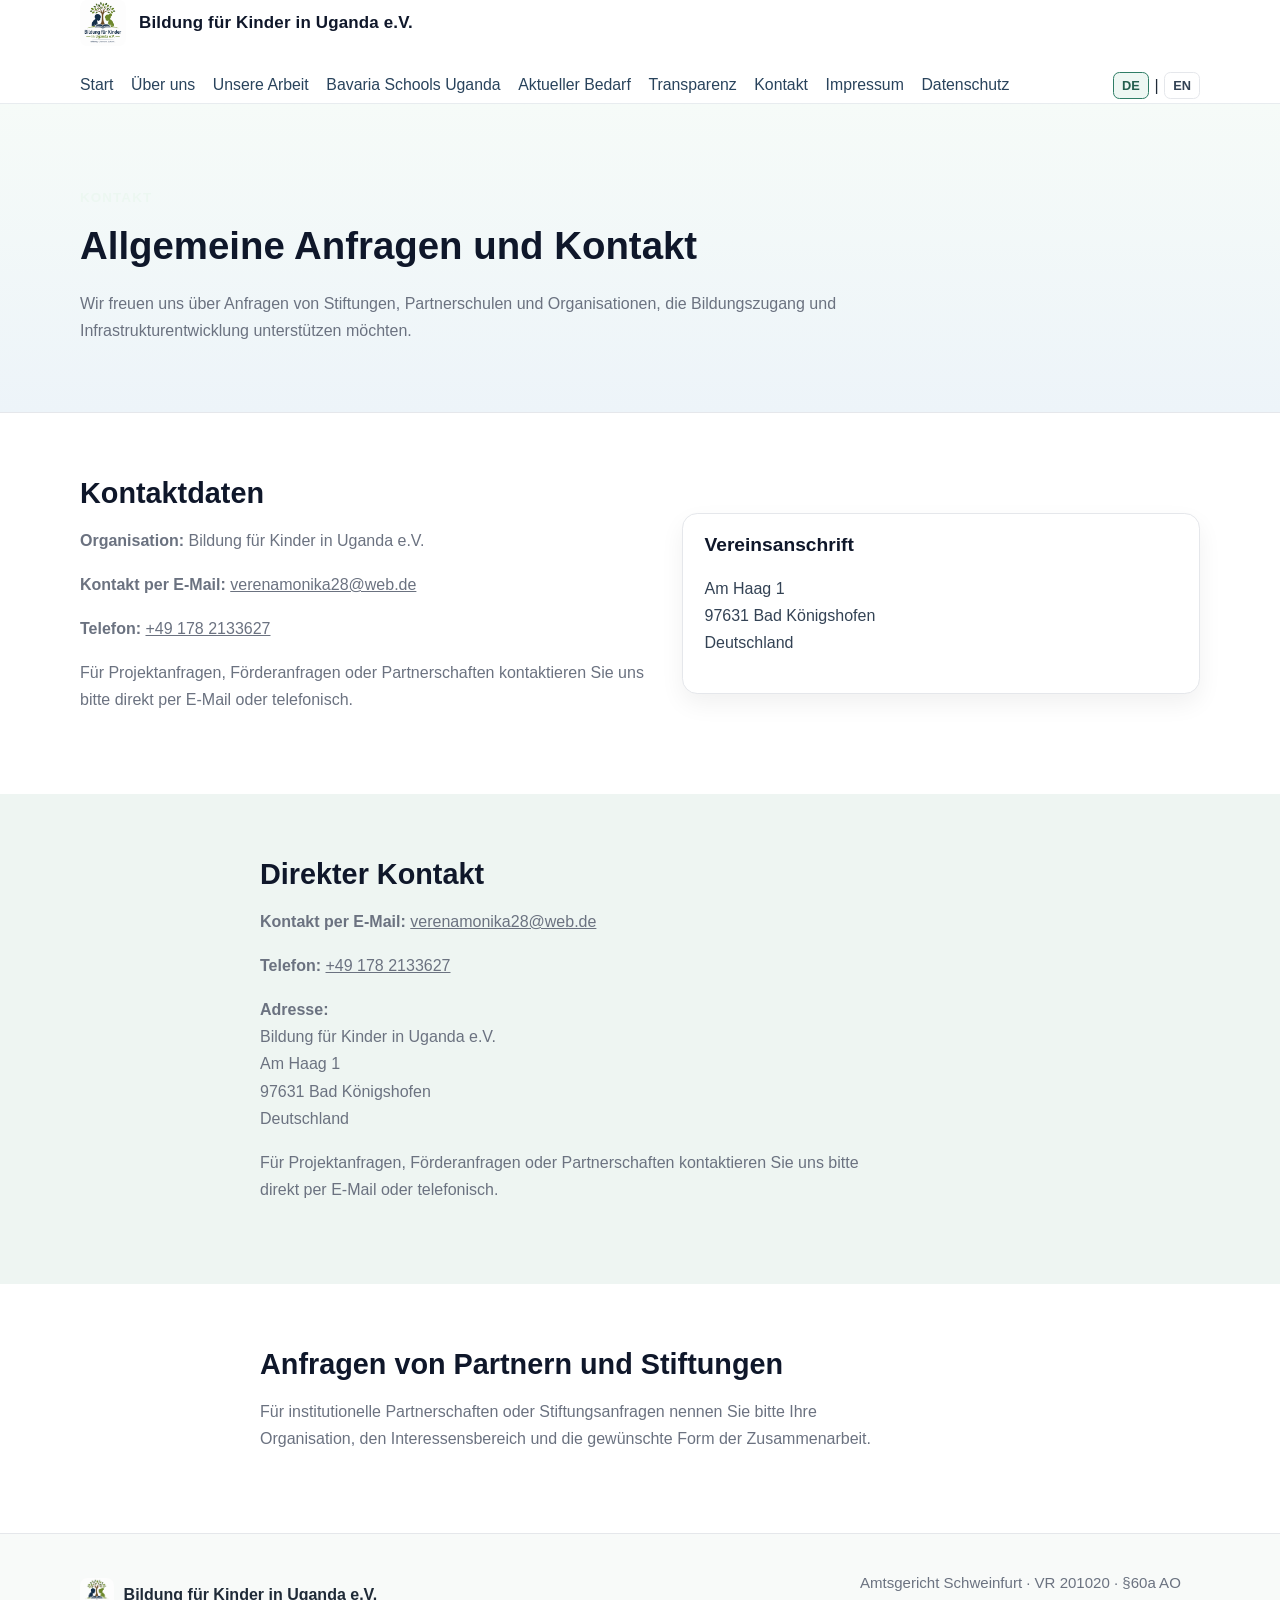
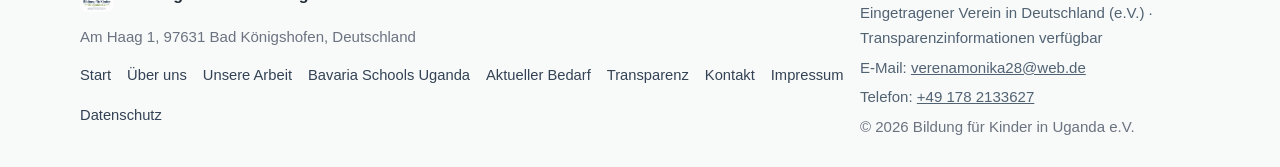
<file: contact.html>
<!doctype html>
<html lang="de">
  <head>
    <meta charset="UTF-8" />
    <meta name="viewport" content="width=device-width, initial-scale=1.0" />
    <meta
      name="description"
      content="Kontaktseite von Bildung für Kinder in Uganda e.V. mit direkten Kontaktdaten und Vereinsanschrift."
      data-en="Contact page for Bildung für Kinder in Uganda e.V. with direct contact details and registered address."
    />
    <title data-en="Contact | Bildung für Kinder in Uganda e.V.">Kontakt | Bildung für Kinder in Uganda e.V.</title>
    <!-- Replace with real favicon later -->
    <link rel="icon" href="assets/images/favicon.png" />
    <link rel="stylesheet" href="assets/css/styles.css" />
  </head>
  <body>
    <a class="skip-link" href="#main-content" data-en="Skip to main content">Zum Inhalt springen</a>
    <header class="site-header">
      <div class="container nav-wrap">
        <a class="logo" href="index.html">
          <img
            class="logo-img"
            src="assets/images/logo-bildung-fuer-kinder-uganda-ev.png"
            alt="Logo von Bildung für Kinder in Uganda e.V."
          />
          <span class="logo-text">Bildung für Kinder in Uganda e.V.</span>
        </a>
        <button class="menu-toggle" type="button" aria-expanded="false" aria-controls="primary-nav" data-en="Menu">Menü</button>
        <nav id="primary-nav" class="nav" aria-label="Primary navigation">
          <a href="index.html" data-en="Home">Start</a>
          <a href="about.html" data-en="About">Über uns</a>
          <a href="our-work.html" data-en="Our Work">Unsere Arbeit</a>
          <a href="bavaria-schools.html">Bavaria Schools Uganda</a>
          <a href="current-needs.html" data-en="Current Needs">Aktueller Bedarf</a>
          <a href="transparency.html" data-en="Transparency">Transparenz</a>
          <a href="contact.html" data-en="Contact">Kontakt</a>
          <a href="impressum.html">Impressum</a>
          <a href="privacy.html" data-en="Privacy">Datenschutz</a>
        </nav>
        <div class="lang-switcher" aria-label="Sprachauswahl">
          <button class="lang-btn active" type="button" data-lang="de">DE</button><span>|</span><button class="lang-btn" type="button" data-lang="en">EN</button>
        </div>
      </div>
    </header>

    <main id="main-content">
      <section class="page-hero">
        <div class="container">
          <p class="eyebrow" data-en="Contact">Kontakt</p>
          <h1 data-en="General enquiries and partnership contact">Allgemeine Anfragen und Kontakt</h1>
          <p data-en="We welcome enquiries from foundations, partner schools, and organisations interested in supporting educational access and infrastructure development.">
            Wir freuen uns über Anfragen von Stiftungen, Partnerschulen und Organisationen, die
            Bildungszugang und Infrastrukturentwicklung unterstützen möchten.
          </p>
        </div>
      </section>

      <section class="section">
        <div class="container two-col">
          <div>
            <h2 data-en="Contact Details">Kontaktdaten</h2>
            <p><strong data-en="Organisation:">Organisation:</strong> Bildung für Kinder in Uganda e.V.</p>
            <p><strong data-en="Contact by email:">Kontakt per E-Mail:</strong> <a href="mailto:verenamonika28@web.de">verenamonika28@web.de</a></p>
            <p><strong data-en="Phone:">Telefon:</strong> <a href="tel:+491782133627">+49 178 2133627</a></p>
            <p data-en="For project enquiries, funding enquiries, or partnerships, please contact us directly by email or phone.">
              Für Projektanfragen, Förderanfragen oder Partnerschaften kontaktieren Sie uns bitte
              direkt per E-Mail oder telefonisch.
            </p>
          </div>
          <div class="panel">
            <h3 data-en="Registered Address">Vereinsanschrift</h3>
            <p class="address">
              Am Haag 1<br />
              97631 Bad Königshofen<br />
              Deutschland
            </p>
          </div>
        </div>
      </section>

      <section class="section section-alt">
        <div class="container narrow">
          <h2 data-en="Direct Contact">Direkter Kontakt</h2>
          <p><strong data-en="Contact by email:">Kontakt per E-Mail:</strong> <a href="mailto:verenamonika28@web.de">verenamonika28@web.de</a></p>
          <p><strong data-en="Phone:">Telefon:</strong> <a href="tel:+491782133627">+49 178 2133627</a></p>
          <p><strong data-en="Address:">Adresse:</strong><br />Bildung für Kinder in Uganda e.V.<br />Am Haag 1<br />97631 Bad Königshofen<br />Deutschland</p>
          <p data-en="For project enquiries, funding enquiries, or partnerships, please contact us directly by email or phone.">
            Für Projektanfragen, Förderanfragen oder Partnerschaften kontaktieren Sie uns bitte
            direkt per E-Mail oder telefonisch.
          </p>
        </div>
      </section>

      <section class="section">
        <div class="container narrow">
          <h2 data-en="Partnership and Foundation Enquiries">Anfragen von Partnern und Stiftungen</h2>
          <p data-en="For institutional partnerships or foundation enquiries, please include your organization details, area of interest, and preferred form of cooperation.">
            Für institutionelle Partnerschaften oder Stiftungsanfragen nennen Sie bitte Ihre
            Organisation, den Interessensbereich und die gewünschte Form der Zusammenarbeit.
          </p>
        </div>
      </section>
    </main>

    <footer class="site-footer">
      <div class="container footer-grid">
        <div>
          <strong>
            <img
              class="footer-logo"
              src="assets/images/logo-bildung-fuer-kinder-uganda-ev.png"
              alt="Logo von Bildung für Kinder in Uganda e.V."
            />
            Bildung für Kinder in Uganda e.V.
          </strong>
          <p data-en="Am Haag 1, 97631 Bad Königshofen, Germany">Am Haag 1, 97631 Bad Königshofen, Deutschland</p>
          <ul class="footer-links">
            <li><a href="index.html" data-en="Home">Start</a></li>
            <li><a href="about.html" data-en="About">Über uns</a></li>
            <li><a href="our-work.html" data-en="Our Work">Unsere Arbeit</a></li>
            <li><a href="bavaria-schools.html">Bavaria Schools Uganda</a></li>
            <li><a href="current-needs.html" data-en="Current Needs">Aktueller Bedarf</a></li>
            <li><a href="transparency.html" data-en="Transparency">Transparenz</a></li>
            <li><a href="contact.html" data-en="Contact">Kontakt</a></li>
            <li><a href="impressum.html">Impressum</a></li>
            <li><a href="privacy.html" data-en="Privacy">Datenschutz</a></li>
          </ul>
        </div>
        <div>
          <p>Amtsgericht Schweinfurt · VR 201020 · §60a AO</p>
          <p class="footer-note" data-en="Registered association in Germany (e.V.) · Transparency information available">Eingetragener Verein in Deutschland (e.V.) · Transparenzinformationen verfügbar</p>
          <p class="footer-note">E-Mail: <a href="mailto:verenamonika28@web.de">verenamonika28@web.de</a></p>
          <p class="footer-note">Telefon: <a href="tel:+491782133627">+49 178 2133627</a></p>
          <p>© 2026 Bildung für Kinder in Uganda e.V.</p>
        </div>
      </div>
    </footer>

    <script src="assets/js/main.js"></script>
  </body>
</html>
</file>
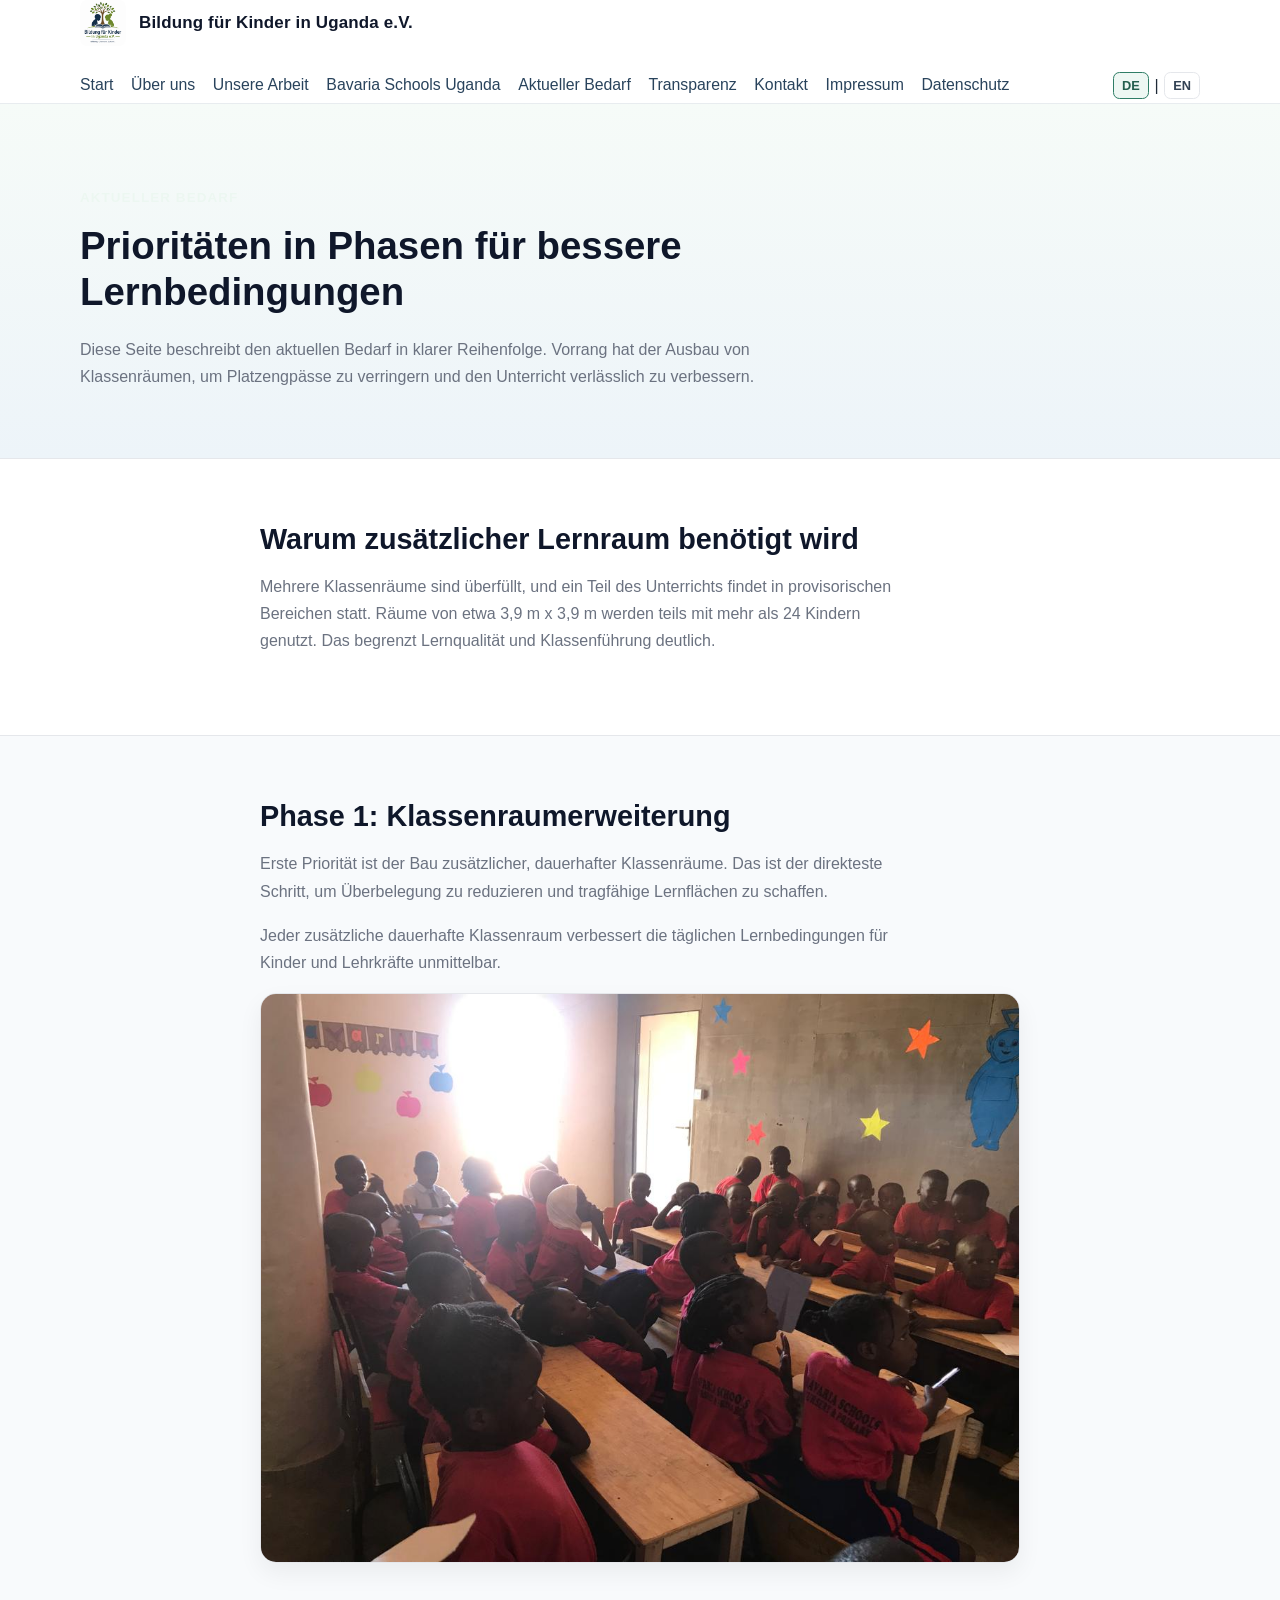
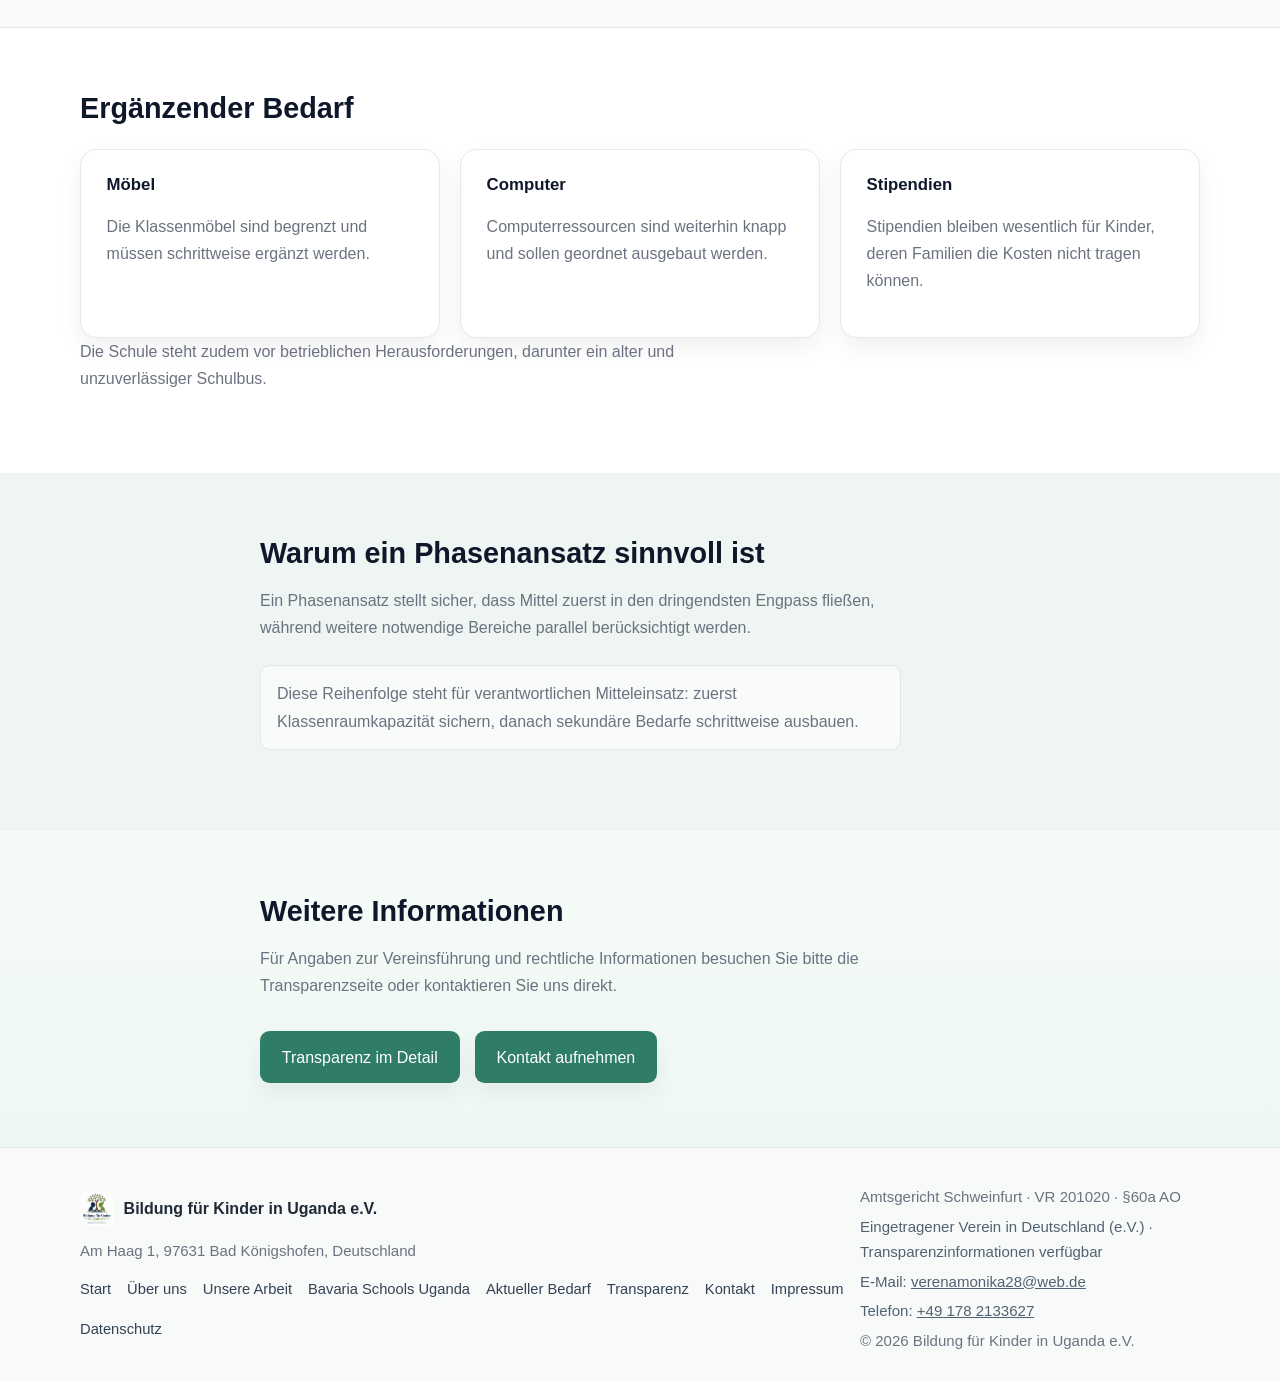
<file: current-needs.html>
<!doctype html>
<html lang="de">
  <head>
    <meta charset="UTF-8" />
    <meta name="viewport" content="width=device-width, initial-scale=1.0" />
    <meta
      name="description"
      content="Aktueller Bedarf der Bavaria Schools Uganda mit phasenweiser Priorisierung des Klassenraumausbaus."
      data-en="Current needs at Bavaria Schools Uganda with a phased support structure prioritizing classroom expansion and improved learning space."
    />
    <title data-en="Current Needs | Bildung für Kinder in Uganda e.V.">Aktueller Bedarf | Bildung für Kinder in Uganda e.V.</title>
    <!-- Replace with real favicon later -->
    <link rel="icon" href="assets/images/favicon.png" />
    <link rel="stylesheet" href="assets/css/styles.css" />
  </head>
  <body>
    <a class="skip-link" href="#main-content" data-en="Skip to main content">Zum Inhalt springen</a>
    <header class="site-header">
      <div class="container nav-wrap">
        <a class="logo" href="index.html">
          <img
            class="logo-img"
            src="assets/images/logo-bildung-fuer-kinder-uganda-ev.png"
            alt="Logo von Bildung für Kinder in Uganda e.V."
          />
          <span class="logo-text">Bildung für Kinder in Uganda e.V.</span>
        </a>
        <button class="menu-toggle" type="button" aria-expanded="false" aria-controls="primary-nav">
          Menü
        </button>
        <nav id="primary-nav" class="nav" aria-label="Primary navigation">
          <a href="index.html" data-en="Home">Start</a>
          <a href="about.html" data-en="About">Über uns</a>
          <a href="our-work.html" data-en="Our Work">Unsere Arbeit</a>
          <a href="bavaria-schools.html">Bavaria Schools Uganda</a>
          <a href="current-needs.html" data-en="Current Needs">Aktueller Bedarf</a>
          <a href="transparency.html" data-en="Transparency">Transparenz</a>
          <a href="contact.html" data-en="Contact">Kontakt</a>
          <a href="impressum.html">Impressum</a>
          <a href="privacy.html" data-en="Privacy">Datenschutz</a>
        </nav>
        <div class="lang-switcher" aria-label="Sprachauswahl"><button class="lang-btn active" type="button" data-lang="de">DE</button><span>|</span><button class="lang-btn" type="button" data-lang="en">EN</button></div>
      </div>
    </header>

    <main id="main-content">
      <section class="page-hero">
        <div class="container">
          <p class="eyebrow" data-en="Current Needs">Aktueller Bedarf</p>
          <h1 data-en="Phased support priorities for improved learning conditions">Prioritäten in Phasen für bessere Lernbedingungen</h1>
          <p data-en="This page outlines current needs in a structured order. The lead priority is classroom expansion to address space constraints and improve teaching conditions.">
            Diese Seite beschreibt den aktuellen Bedarf in klarer Reihenfolge. Vorrang hat der
            Ausbau von Klassenräumen, um Platzengpässe zu verringern und den Unterricht
            verlässlich zu verbessern.
          </p>
        </div>
      </section>

      <section class="section">
        <div class="container narrow">
          <h2 data-en="Why Additional Learning Space Is Needed">Warum zusätzlicher Lernraum benötigt wird</h2>
          <p data-en="Several classrooms are overcrowded, and some teaching currently takes place in temporary or makeshift spaces. Existing rooms of approximately 3.9m x 3.9m can host more than 24 children, which places clear limits on learning quality and classroom management.">
            Mehrere Klassenräume sind überfüllt, und ein Teil des Unterrichts findet in
            provisorischen Bereichen statt. Räume von etwa 3,9 m x 3,9 m werden teils mit mehr als
            24 Kindern genutzt. Das begrenzt Lernqualität und Klassenführung deutlich.
          </p>
        </div>
      </section>

      <section class="section section-highlight">
        <div class="container narrow">
          <h2 data-en="Phase 1 Priority: Classroom Expansion">Phase 1: Klassenraumerweiterung</h2>
          <p data-en="The first priority is the development of additional permanent classrooms. This is the most direct step to reduce overcrowding and provide better learning space for students and teachers.">
            Erste Priorität ist der Bau zusätzlicher, dauerhafter Klassenräume. Das ist der
            direkteste Schritt, um Überbelegung zu reduzieren und tragfähige Lernflächen zu
            schaffen.
          </p>
          <p data-en="Every additional permanent classroom directly improves daily learning conditions for children and teachers.">
            Jeder zusätzliche dauerhafte Klassenraum verbessert die täglichen Lernbedingungen für
            Kinder und Lehrkräfte unmittelbar.
          </p>
          <div class="image-card">
            <img
              src="assets/images/needs-classroom.jpg"
              alt="Klassenzimmer mit begrenztem Platz und gemeinsam genutzten Tischen"
            />
          </div>
        </div>
      </section>

      <section class="section">
        <div class="container">
          <h2 data-en="Supporting Needs">Ergänzender Bedarf</h2>
          <div class="grid cards cards-3">
            <article class="card">
              <h3 data-en="Furniture">Möbel</h3>
              <p data-en="Classroom furniture remains limited and requires phased replacement and expansion.">Die Klassenmöbel sind begrenzt und müssen schrittweise ergänzt werden.</p>
            </article>
            <article class="card">
              <h3 data-en="Computers">Computer</h3>
              <p data-en="Computer resources are still limited and need to be improved over time.">Computerressourcen sind weiterhin knapp und sollen geordnet ausgebaut werden.</p>
            </article>
            <article class="card">
              <h3 data-en="Scholarships">Stipendien</h3>
              <p data-en="Scholarships remain essential for children whose families cannot cover costs.">Stipendien bleiben wesentlich für Kinder, deren Familien die Kosten nicht tragen können.</p>
            </article>
          </div>
          <p data-en="The school also faces broader operational constraints, including an old and unreliable school van.">
            Die Schule steht zudem vor betrieblichen Herausforderungen, darunter ein alter und
            unzuverlässiger Schulbus.
          </p>
        </div>
      </section>

      <section class="section section-alt">
        <div class="container narrow">
          <h2 data-en="Why a Phased Approach Matters">Warum ein Phasenansatz sinnvoll ist</h2>
          <p data-en="A phased approach allows resources to be directed first to the most urgent educational bottleneck, while maintaining support for other essential areas. This helps ensure that improvements remain practical and sustainable.">
            Ein Phasenansatz stellt sicher, dass Mittel zuerst in den dringendsten Engpass
            fließen, während weitere notwendige Bereiche parallel berücksichtigt werden.
          </p>
          <p class="legal-note" data-en="This sequencing is intended to support responsible use of funding: first address core classroom capacity, then expand support in secondary areas.">
            Diese Reihenfolge steht für verantwortlichen Mitteleinsatz: zuerst
            Klassenraumkapazität sichern, danach sekundäre Bedarfe schrittweise ausbauen.
          </p>
        </div>
      </section>

      <section class="section section-cta">
        <div class="container narrow">
          <h2 data-en="Further Information">Weitere Informationen</h2>
          <p data-en="For governance and legal details related to the association, please see our transparency page or contact us directly.">
            Für Angaben zur Vereinsführung und rechtliche Informationen besuchen Sie bitte die
            Transparenzseite oder kontaktieren Sie uns direkt.
          </p>
          <div class="hero-actions">
            <a class="btn btn-primary" href="transparency.html" data-en="View transparency details">Transparenz im Detail</a>
            <a class="btn btn-primary" href="contact.html" data-en="Contact us">Kontakt aufnehmen</a>
          </div>
        </div>
      </section>
    </main>

    <footer class="site-footer">
      <div class="container footer-grid">
        <div>
          <strong>
            <img
              class="footer-logo"
              src="assets/images/logo-bildung-fuer-kinder-uganda-ev.png"
              alt="Logo von Bildung für Kinder in Uganda e.V."
            />
            Bildung für Kinder in Uganda e.V.
          </strong>
          <p data-en="Am Haag 1, 97631 Bad Königshofen, Germany">Am Haag 1, 97631 Bad Königshofen, Deutschland</p>
          <ul class="footer-links">
            <li><a href="index.html" data-en="Home">Start</a></li>
            <li><a href="about.html" data-en="About">Über uns</a></li>
            <li><a href="our-work.html" data-en="Our Work">Unsere Arbeit</a></li>
            <li><a href="bavaria-schools.html">Bavaria Schools Uganda</a></li>
            <li><a href="current-needs.html" data-en="Current Needs">Aktueller Bedarf</a></li>
            <li><a href="transparency.html" data-en="Transparency">Transparenz</a></li>
            <li><a href="contact.html" data-en="Contact">Kontakt</a></li>
            <li><a href="impressum.html">Impressum</a></li>
            <li><a href="privacy.html" data-en="Privacy">Datenschutz</a></li>
          </ul>
        </div>
        <div>
          <p>Amtsgericht Schweinfurt · VR 201020 · §60a AO</p>
          <p class="footer-note" data-en="Registered association in Germany (e.V.) · Transparency information available">Eingetragener Verein in Deutschland (e.V.) · Transparenzinformationen verfügbar</p>
          <p class="footer-note">E-Mail: <a href="mailto:verenamonika28@web.de">verenamonika28@web.de</a></p>
          <p class="footer-note">Telefon: <a href="tel:+491782133627">+49 178 2133627</a></p>
          <p>© 2026 Bildung für Kinder in Uganda e.V.</p>
        </div>
      </div>
    </footer>

    <script src="assets/js/main.js"></script>
  </body>
</html>
</file>
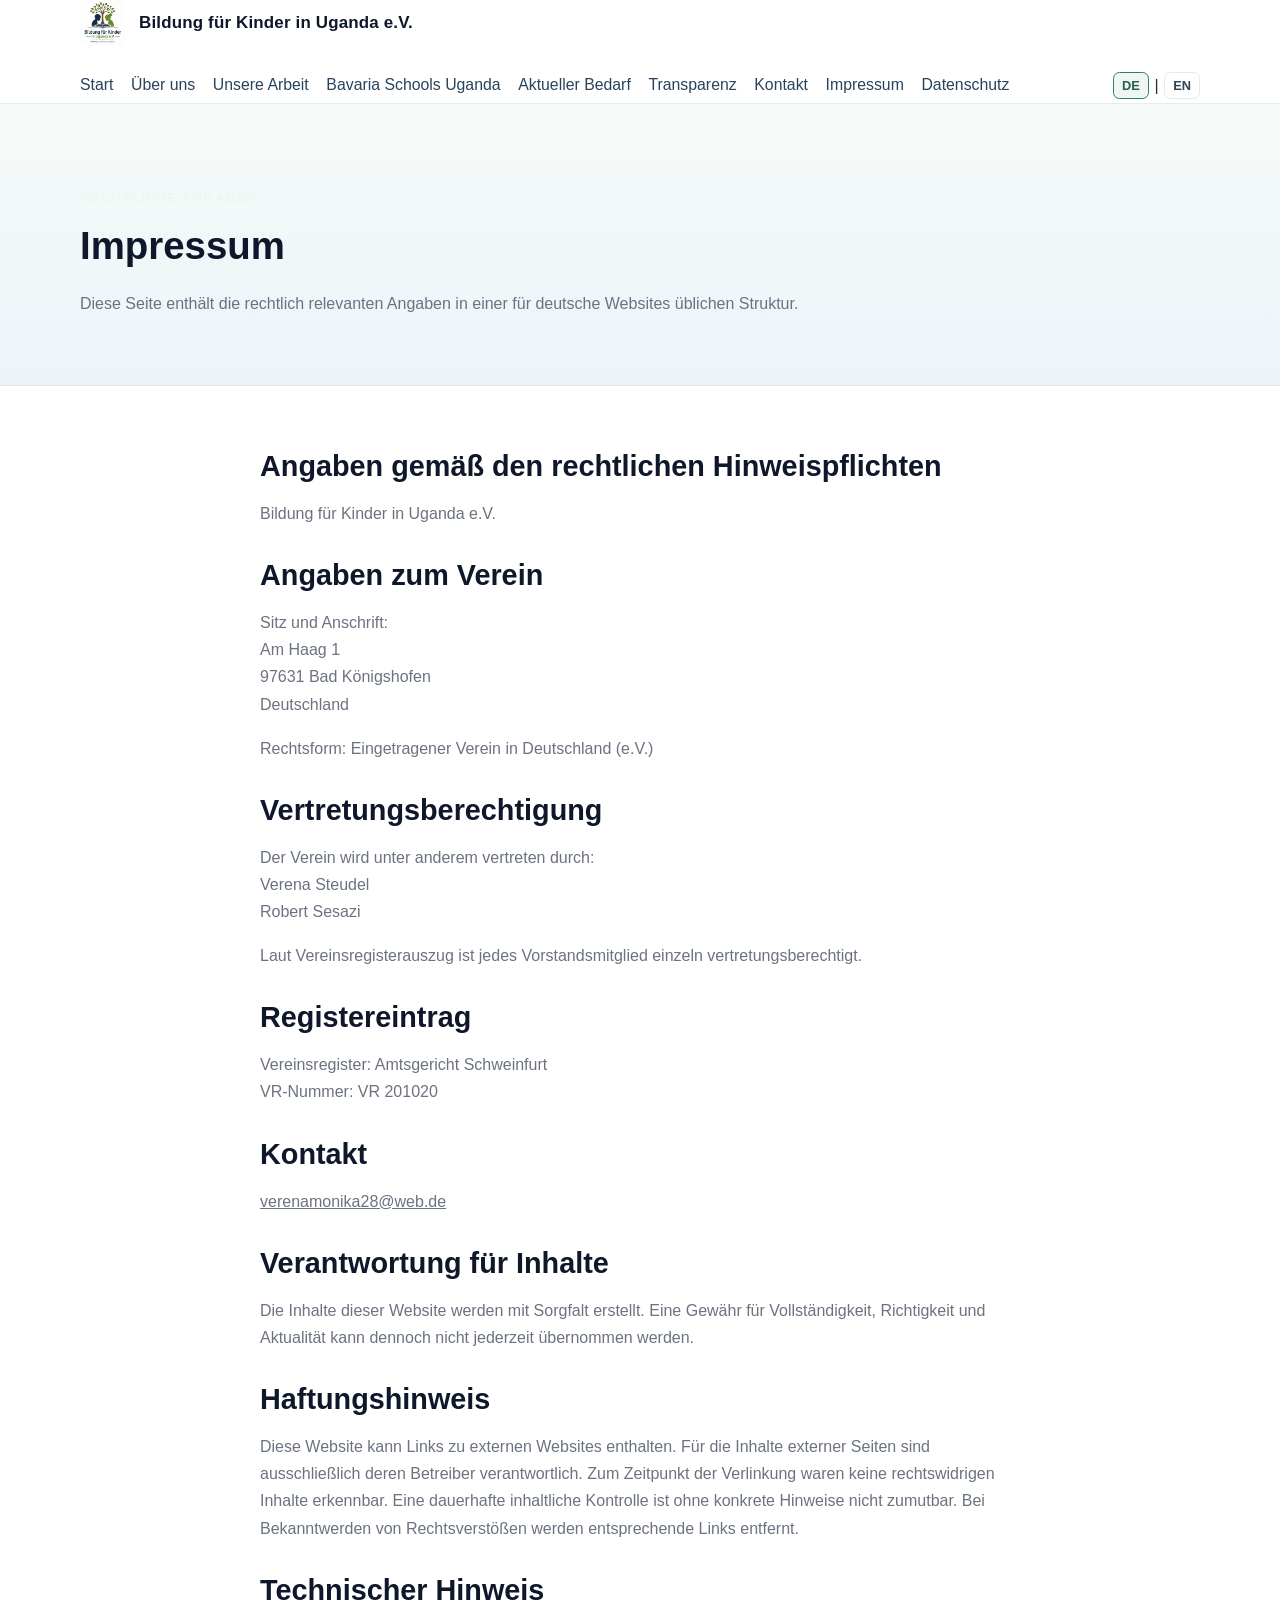
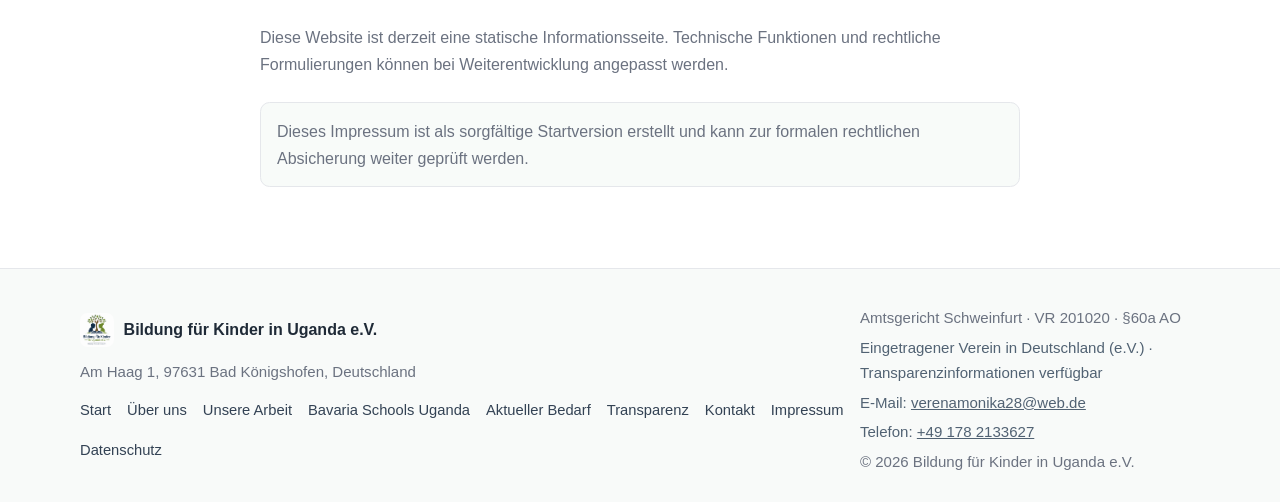
<file: impressum.html>
<!doctype html>
<html lang="de">
  <head>
    <meta charset="UTF-8" />
    <meta name="viewport" content="width=device-width, initial-scale=1.0" />
    <meta
      name="description"
      content="Impressum von Bildung für Kinder in Uganda e.V. mit den rechtlich relevanten Angaben für diese Website."
      data-en="Impressum for Bildung für Kinder in Uganda e.V. with core legal notice information."
    />
    <title data-en="Impressum | Bildung für Kinder in Uganda e.V.">Impressum | Bildung für Kinder in Uganda e.V.</title>
    <!-- Replace with real favicon later -->
    <link rel="icon" href="assets/images/favicon.png" />
    <link rel="stylesheet" href="assets/css/styles.css" />
  </head>
  <body>
    <a class="skip-link" href="#main-content" data-en="Skip to main content">Zum Inhalt springen</a>
    <header class="site-header">
      <div class="container nav-wrap">
        <a class="logo" href="index.html">
          <img
            class="logo-img"
            src="assets/images/logo-bildung-fuer-kinder-uganda-ev.png"
            alt="Logo von Bildung für Kinder in Uganda e.V."
          />
          <span class="logo-text">Bildung für Kinder in Uganda e.V.</span>
        </a>
        <button class="menu-toggle" type="button" aria-expanded="false" aria-controls="primary-nav" data-en="Menu">Menü</button>
        <nav id="primary-nav" class="nav" aria-label="Primary navigation">
          <a href="index.html" data-en="Home">Start</a>
          <a href="about.html" data-en="About">Über uns</a>
          <a href="our-work.html" data-en="Our Work">Unsere Arbeit</a>
          <a href="bavaria-schools.html">Bavaria Schools Uganda</a>
          <a href="current-needs.html" data-en="Current Needs">Aktueller Bedarf</a>
          <a href="transparency.html" data-en="Transparency">Transparenz</a>
          <a href="contact.html" data-en="Contact">Kontakt</a>
          <a href="impressum.html">Impressum</a>
          <a href="privacy.html" data-en="Privacy">Datenschutz</a>
        </nav>
        <div class="lang-switcher" aria-label="Sprachauswahl">
          <button class="lang-btn active" type="button" data-lang="de">DE</button><span>|</span><button class="lang-btn" type="button" data-lang="en">EN</button>
        </div>
      </div>
    </header>

    <main id="main-content">
      <section class="page-hero">
        <div class="container">
          <p class="eyebrow" data-en="Legal Notice">Rechtliche Angaben</p>
          <h1>Impressum</h1>
          <p data-en="This page provides legal notice information in a German-style structure, presented as a professional starter version.">
            Diese Seite enthält die rechtlich relevanten Angaben in einer für deutsche Websites
            üblichen Struktur.
          </p>
        </div>
      </section>

      <section class="section">
        <div class="container narrow legal-content">
          <h2 data-en="Information According to German Legal Notice Requirements">Angaben gemäß den rechtlichen Hinweispflichten</h2>
          <p>Bildung für Kinder in Uganda e.V.</p>

          <h2 data-en="Organisation Details">Angaben zum Verein</h2>
          <p>
            Sitz und Anschrift:<br />
            Am Haag 1<br />
            97631 Bad Königshofen<br />
            Deutschland
          </p>
          <p data-en="Legal status: Registered association in Germany (e.V.)">Rechtsform: Eingetragener Verein in Deutschland (e.V.)</p>

          <h2 data-en="Representation">Vertretungsberechtigung</h2>
          <p>
            Der Verein wird unter anderem vertreten durch:<br />
            Verena Steudel<br />
            Robert Sesazi
          </p>
          <p>
            Laut Vereinsregisterauszug ist jedes Vorstandsmitglied einzeln
            vertretungsberechtigt.
          </p>

          <h2 data-en="Register Entry">Registereintrag</h2>
          <p>
            Vereinsregister: Amtsgericht Schweinfurt<br />
            VR-Nummer: VR 201020
          </p>

          <h2 data-en="Contact">Kontakt</h2>
          <p><a href="mailto:verenamonika28@web.de">verenamonika28@web.de</a></p>

          <h2 data-en="Responsibility for Content">Verantwortung für Inhalte</h2>
          <p>
            Die Inhalte dieser Website werden mit Sorgfalt erstellt. Eine Gewähr für
            Vollständigkeit, Richtigkeit und Aktualität kann dennoch nicht jederzeit übernommen
            werden.
          </p>

          <h2 data-en="Liability Notice">Haftungshinweis</h2>
          <p>
            Diese Website kann Links zu externen Websites enthalten. Für die Inhalte externer
            Seiten sind ausschließlich deren Betreiber verantwortlich. Zum Zeitpunkt der Verlinkung
            waren keine rechtswidrigen Inhalte erkennbar. Eine dauerhafte inhaltliche Kontrolle ist
            ohne konkrete Hinweise nicht zumutbar. Bei Bekanntwerden von Rechtsverstößen werden
            entsprechende Links entfernt.
          </p>

          <h2 data-en="Website Technical Note">Technischer Hinweis</h2>
          <p>
            Diese Website ist derzeit eine statische Informationsseite. Technische Funktionen und
            rechtliche Formulierungen können bei Weiterentwicklung angepasst werden.
          </p>

          <p class="legal-note">
            Dieses Impressum ist als sorgfältige Startversion erstellt und kann zur formalen
            rechtlichen Absicherung weiter geprüft werden.
          </p>
        </div>
      </section>
    </main>

    <footer class="site-footer">
      <div class="container footer-grid">
        <div>
          <strong>
            <img
              class="footer-logo"
              src="assets/images/logo-bildung-fuer-kinder-uganda-ev.png"
              alt="Logo von Bildung für Kinder in Uganda e.V."
            />
            Bildung für Kinder in Uganda e.V.
          </strong>
          <p data-en="Am Haag 1, 97631 Bad Königshofen, Germany">Am Haag 1, 97631 Bad Königshofen, Deutschland</p>
          <ul class="footer-links">
            <li><a href="index.html" data-en="Home">Start</a></li>
            <li><a href="about.html" data-en="About">Über uns</a></li>
            <li><a href="our-work.html" data-en="Our Work">Unsere Arbeit</a></li>
            <li><a href="bavaria-schools.html">Bavaria Schools Uganda</a></li>
            <li><a href="current-needs.html" data-en="Current Needs">Aktueller Bedarf</a></li>
            <li><a href="transparency.html" data-en="Transparency">Transparenz</a></li>
            <li><a href="contact.html" data-en="Contact">Kontakt</a></li>
            <li><a href="impressum.html">Impressum</a></li>
            <li><a href="privacy.html" data-en="Privacy">Datenschutz</a></li>
          </ul>
        </div>
        <div>
          <p>Amtsgericht Schweinfurt · VR 201020 · §60a AO</p>
          <p class="footer-note" data-en="Registered association in Germany (e.V.) · Transparency information available">Eingetragener Verein in Deutschland (e.V.) · Transparenzinformationen verfügbar</p>
          <p class="footer-note">E-Mail: <a href="mailto:verenamonika28@web.de">verenamonika28@web.de</a></p>
          <p class="footer-note">Telefon: <a href="tel:+491782133627">+49 178 2133627</a></p>
          <p>© 2026 Bildung für Kinder in Uganda e.V.</p>
        </div>
      </div>
    </footer>

    <script src="assets/js/main.js"></script>
  </body>
</html>
</file>
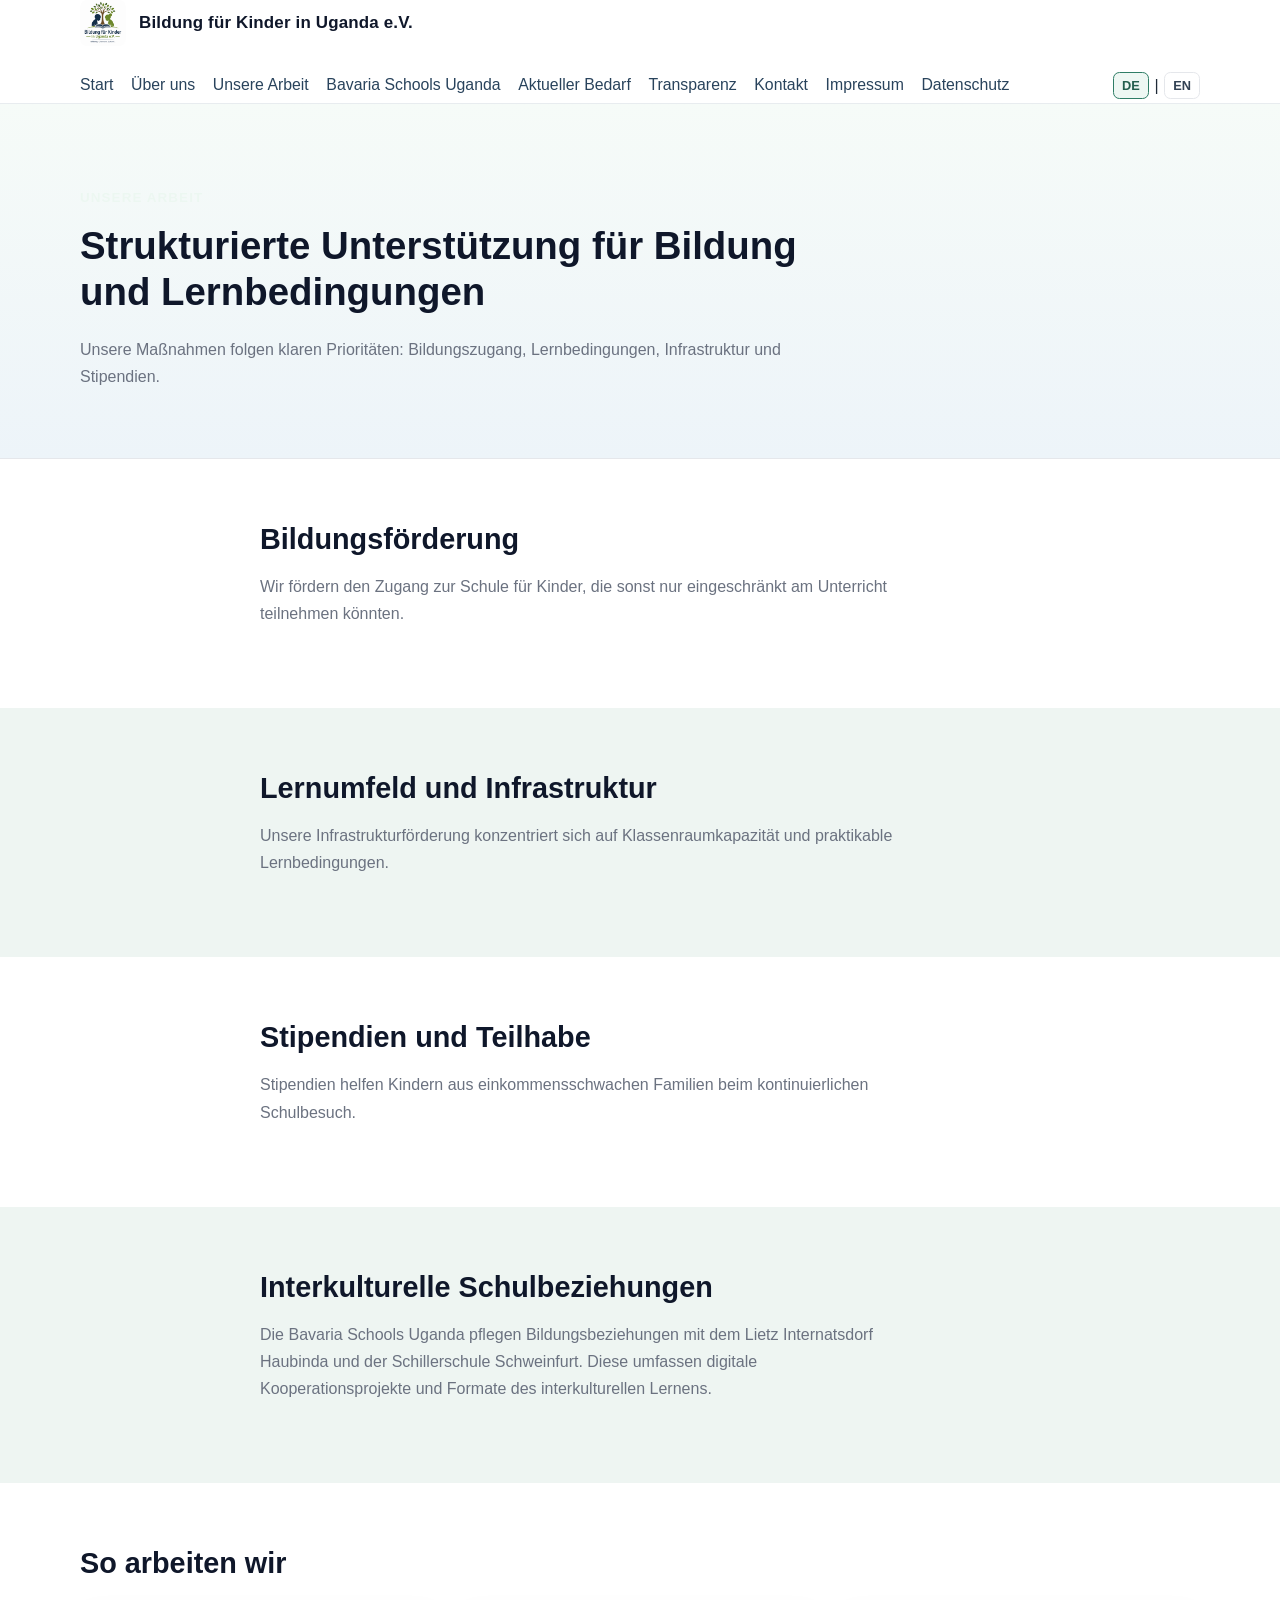
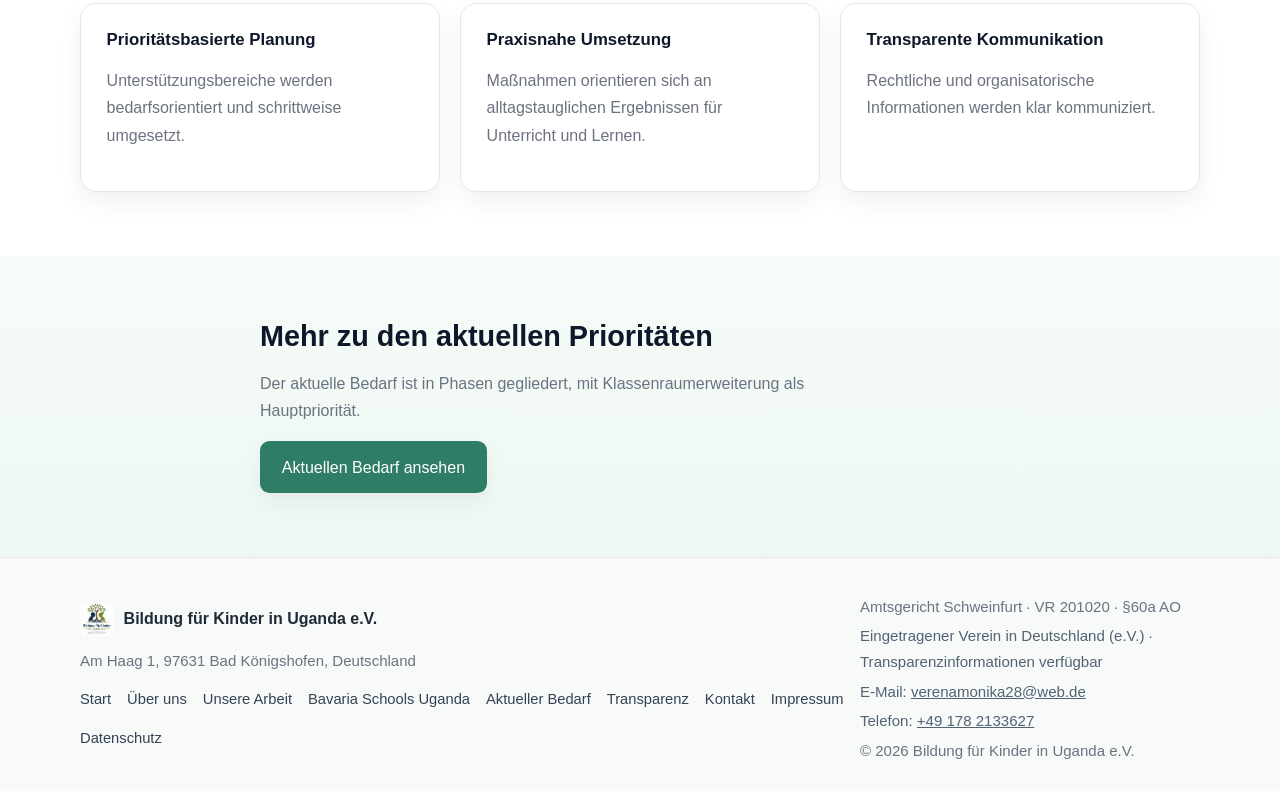
<file: our-work.html>
<!doctype html>
<html lang="de">
  <head>
    <meta charset="UTF-8" />
    <meta name="viewport" content="width=device-width, initial-scale=1.0" />
    <meta
      name="description"
      content="Unsere Arbeit bei Bildung für Kinder in Uganda e.V."
      data-en="Our work at Bildung für Kinder in Uganda e.V."
    />
    <title data-en="Our Work | Bildung für Kinder in Uganda e.V.">Unsere Arbeit | Bildung für Kinder in Uganda e.V.</title>
    <!-- Replace with real favicon later -->
    <link rel="icon" href="assets/images/favicon.png" />
    <link rel="stylesheet" href="assets/css/styles.css" />
  </head>
  <body>
    <a class="skip-link" href="#main-content" data-en="Skip to main content">Zum Inhalt springen</a>
    <header class="site-header">
      <div class="container nav-wrap">
        <a class="logo" href="index.html">
          <img
            class="logo-img"
            src="assets/images/logo-bildung-fuer-kinder-uganda-ev.png"
            alt="Logo von Bildung für Kinder in Uganda e.V."
          />
          <span class="logo-text">Bildung für Kinder in Uganda e.V.</span>
        </a>
        <button class="menu-toggle" type="button" aria-expanded="false" aria-controls="primary-nav" data-en="Menu">Menü</button>
        <nav id="primary-nav" class="nav" aria-label="Primary navigation">
          <a href="index.html" data-en="Home">Start</a>
          <a href="about.html" data-en="About">Über uns</a>
          <a href="our-work.html" data-en="Our Work">Unsere Arbeit</a>
          <a href="bavaria-schools.html">Bavaria Schools Uganda</a>
          <a href="current-needs.html" data-en="Current Needs">Aktueller Bedarf</a>
          <a href="transparency.html" data-en="Transparency">Transparenz</a>
          <a href="contact.html" data-en="Contact">Kontakt</a>
          <a href="impressum.html">Impressum</a>
          <a href="privacy.html" data-en="Privacy">Datenschutz</a>
        </nav>
        <div class="lang-switcher" aria-label="Sprachauswahl">
          <button class="lang-btn active" type="button" data-lang="de">DE</button>
          <span>|</span>
          <button class="lang-btn" type="button" data-lang="en">EN</button>
        </div>
      </div>
    </header>

    <main id="main-content">
      <section class="page-hero">
        <div class="container">
          <p class="eyebrow" data-en="Our Work">Unsere Arbeit</p>
          <h1 data-en="Structured support for education and learning conditions">
            Strukturierte Unterstützung für Bildung und Lernbedingungen
          </h1>
          <p data-en="Our activities are designed around practical priorities: access to education, learning conditions, targeted infrastructure support, and scholarships for children in need.">
            Unsere Maßnahmen folgen klaren Prioritäten: Bildungszugang, Lernbedingungen,
            Infrastruktur und Stipendien.
          </p>
        </div>
      </section>

      <section class="section">
        <div class="container narrow">
          <h2 data-en="Educational Support">Bildungsförderung</h2>
          <p data-en="We support access to education for children who would otherwise struggle to remain in school.">
            Wir fördern den Zugang zur Schule für Kinder, die sonst nur eingeschränkt am Unterricht
            teilnehmen könnten.
          </p>
        </div>
      </section>

      <section class="section section-alt">
        <div class="container narrow">
          <h2 data-en="Learning Environment and Infrastructure">Lernumfeld und Infrastruktur</h2>
          <p data-en="Our infrastructure support focuses on classroom capacity and practical learning conditions.">
            Unsere Infrastrukturförderung konzentriert sich auf Klassenraumkapazität und
            praktikable Lernbedingungen.
          </p>
        </div>
      </section>

      <section class="section">
        <div class="container narrow">
          <h2 data-en="Scholarships and Inclusion">Stipendien und Teilhabe</h2>
          <p data-en="Scholarship support helps children from vulnerable and low-income households stay in school.">
            Stipendien helfen Kindern aus einkommensschwachen Familien beim kontinuierlichen
            Schulbesuch.
          </p>
        </div>
      </section>

      <section class="section section-alt">
        <div class="container narrow">
          <h2 data-en="Intercultural and School Partnerships">Interkulturelle Schulbeziehungen</h2>
          <p data-en="Bavaria Schools Uganda maintains educational connections with Lietz Internatsdorf Haubinda and Schillerschule Schweinfurt. These include digital collaborative projects and intercultural learning formats.">
            Die Bavaria Schools Uganda pflegen Bildungsbeziehungen mit dem Lietz Internatsdorf
            Haubinda und der Schillerschule Schweinfurt. Diese umfassen digitale
            Kooperationsprojekte und Formate des interkulturellen Lernens.
          </p>
        </div>
      </section>

      <section class="section">
        <div class="container">
          <h2 data-en="How We Work">So arbeiten wir</h2>
          <div class="grid cards cards-3">
            <article class="card">
              <h3 data-en="Priority-based planning">Prioritätsbasierte Planung</h3>
              <p data-en="Support areas are defined by need and implemented in realistic phases.">
                Unterstützungsbereiche werden bedarfsorientiert und schrittweise umgesetzt.
              </p>
            </article>
            <article class="card">
              <h3 data-en="Practical implementation">Praxisnahe Umsetzung</h3>
              <p data-en="Measures are focused on usable outcomes for daily teaching and learning.">
                Maßnahmen orientieren sich an alltagstauglichen Ergebnissen für Unterricht und
                Lernen.
              </p>
            </article>
            <article class="card">
              <h3 data-en="Transparent communication">Transparente Kommunikation</h3>
              <p data-en="Legal and organizational details are communicated clearly to partners and funders.">
                Rechtliche und organisatorische Informationen werden klar kommuniziert.
              </p>
            </article>
          </div>
        </div>
      </section>

      <section class="section section-cta">
        <div class="container narrow">
          <h2 data-en="Learn More About Current Priorities">Mehr zu den aktuellen Prioritäten</h2>
          <p data-en="Our current needs are structured in phases, with classroom expansion as the lead priority.">
            Der aktuelle Bedarf ist in Phasen gegliedert, mit Klassenraumerweiterung als
            Hauptpriorität.
          </p>
          <a class="btn btn-primary" href="current-needs.html" data-en="View current needs">Aktuellen Bedarf ansehen</a>
        </div>
      </section>
    </main>

    <footer class="site-footer">
      <div class="container footer-grid">
        <div>
          <strong>
            <img
              class="footer-logo"
              src="assets/images/logo-bildung-fuer-kinder-uganda-ev.png"
              alt="Logo von Bildung für Kinder in Uganda e.V."
            />
            Bildung für Kinder in Uganda e.V.
          </strong>
          <p data-en="Am Haag 1, 97631 Bad Königshofen, Germany">Am Haag 1, 97631 Bad Königshofen, Deutschland</p>
          <ul class="footer-links">
            <li><a href="index.html" data-en="Home">Start</a></li>
            <li><a href="about.html" data-en="About">Über uns</a></li>
            <li><a href="our-work.html" data-en="Our Work">Unsere Arbeit</a></li>
            <li><a href="bavaria-schools.html">Bavaria Schools Uganda</a></li>
            <li><a href="current-needs.html" data-en="Current Needs">Aktueller Bedarf</a></li>
            <li><a href="transparency.html" data-en="Transparency">Transparenz</a></li>
            <li><a href="contact.html" data-en="Contact">Kontakt</a></li>
            <li><a href="impressum.html">Impressum</a></li>
            <li><a href="privacy.html" data-en="Privacy">Datenschutz</a></li>
          </ul>
        </div>
        <div>
          <p>Amtsgericht Schweinfurt · VR 201020 · §60a AO</p>
          <p class="footer-note" data-en="Registered association in Germany (e.V.) · Transparency information available">Eingetragener Verein in Deutschland (e.V.) · Transparenzinformationen verfügbar</p>
          <p class="footer-note">E-Mail: <a href="mailto:verenamonika28@web.de">verenamonika28@web.de</a></p>
          <p class="footer-note">Telefon: <a href="tel:+491782133627">+49 178 2133627</a></p>
          <p>© 2026 Bildung für Kinder in Uganda e.V.</p>
        </div>
      </div>
    </footer>
    <script src="assets/js/main.js"></script>
  </body>
</html>
</file>
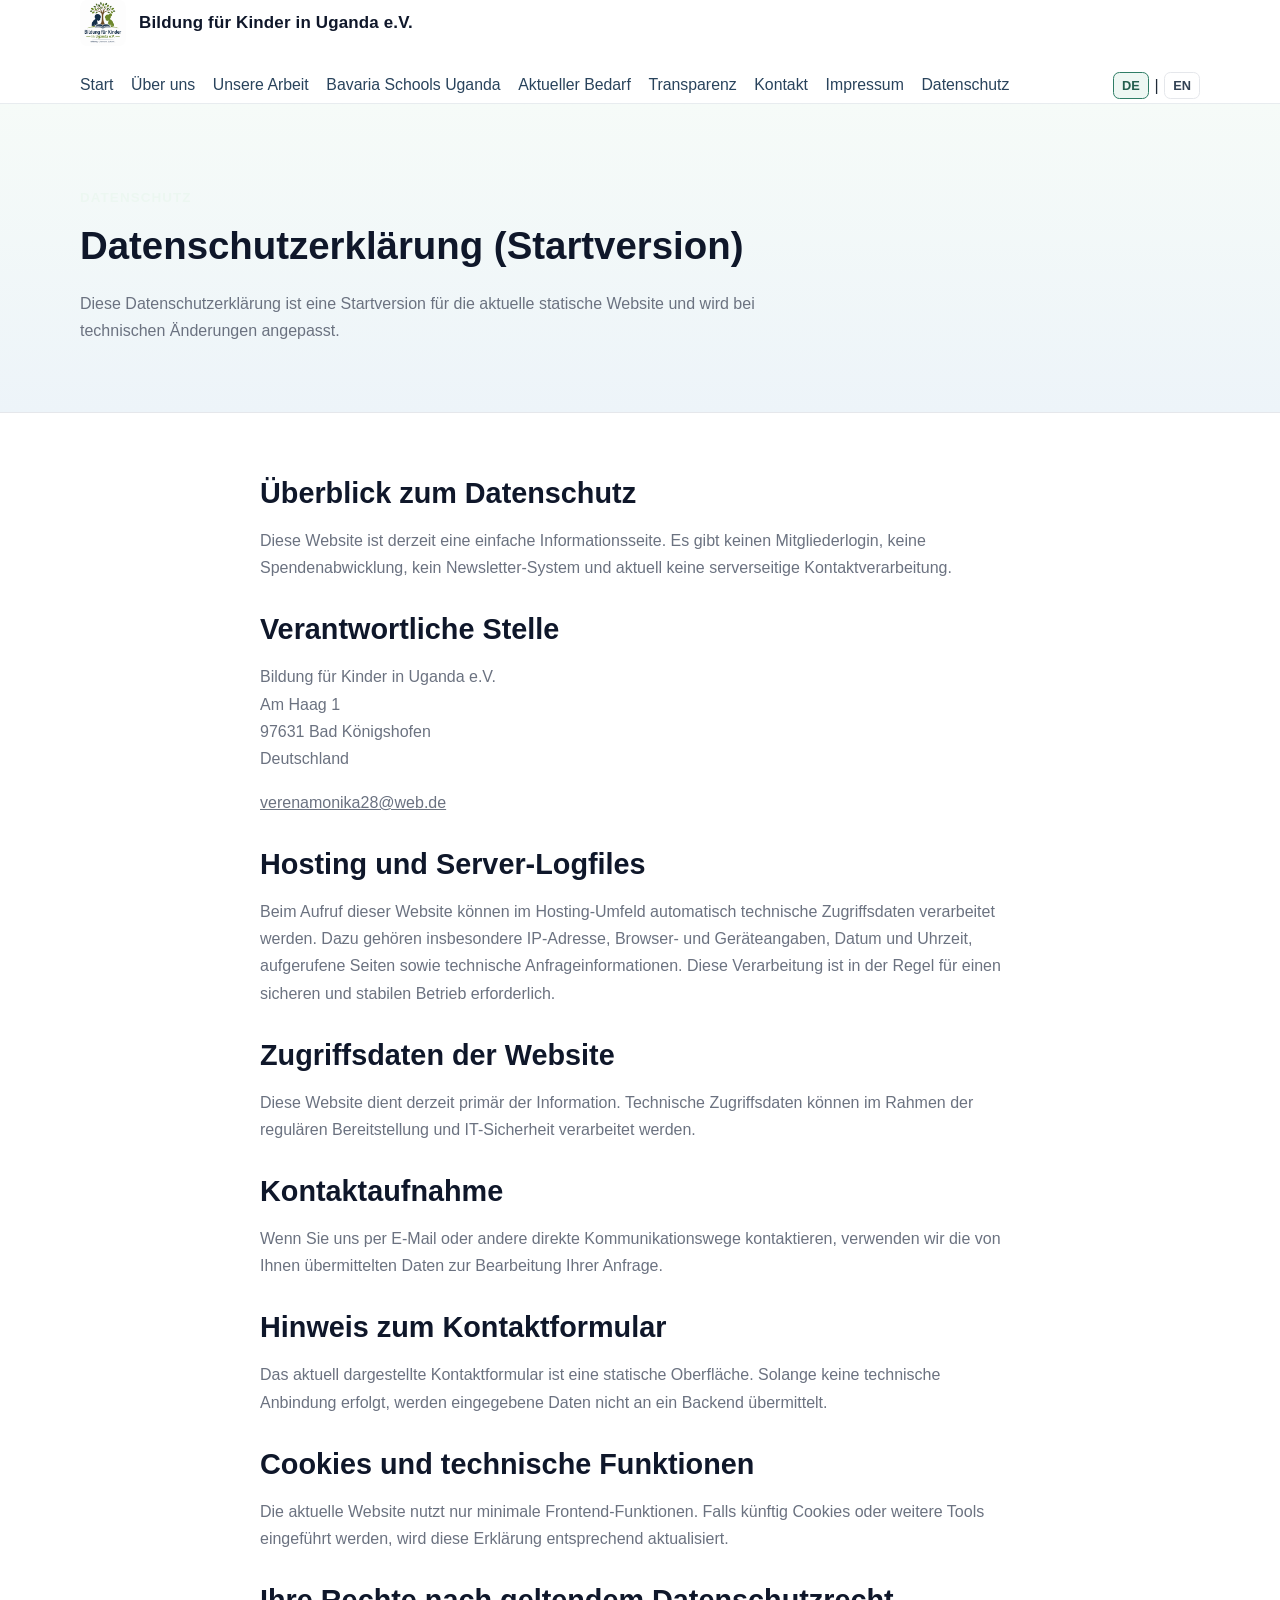
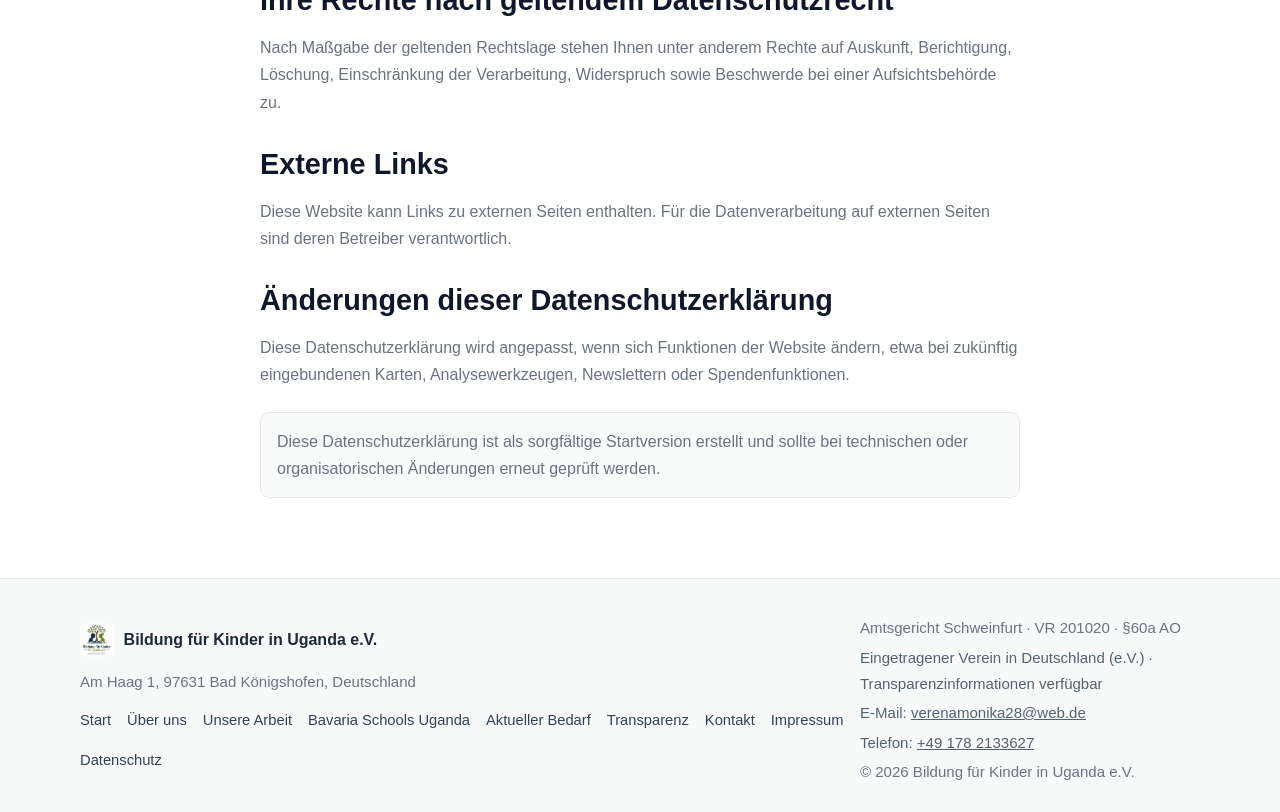
<file: privacy.html>
<!doctype html>
<html lang="de">
  <head>
    <meta charset="UTF-8" />
    <meta name="viewport" content="width=device-width, initial-scale=1.0" />
    <meta
      name="description"
      content="Datenschutzerklärung von Bildung für Kinder in Uganda e.V. als sorgfältige Startversion für eine statische Website."
      data-en="Privacy notice starter version for the static website of Bildung für Kinder in Uganda e.V."
    />
    <title data-en="Privacy | Bildung für Kinder in Uganda e.V.">Datenschutz | Bildung für Kinder in Uganda e.V.</title>
    <!-- Replace with real favicon later -->
    <link rel="icon" href="assets/images/favicon.png" />
    <link rel="stylesheet" href="assets/css/styles.css" />
  </head>
  <body>
    <a class="skip-link" href="#main-content" data-en="Skip to main content">Zum Inhalt springen</a>
    <header class="site-header">
      <div class="container nav-wrap">
        <a class="logo" href="index.html">
          <img
            class="logo-img"
            src="assets/images/logo-bildung-fuer-kinder-uganda-ev.png"
            alt="Logo von Bildung für Kinder in Uganda e.V."
          />
          <span class="logo-text">Bildung für Kinder in Uganda e.V.</span>
        </a>
        <button class="menu-toggle" type="button" aria-expanded="false" aria-controls="primary-nav" data-en="Menu">Menü</button>
        <nav id="primary-nav" class="nav" aria-label="Primary navigation">
          <a href="index.html" data-en="Home">Start</a>
          <a href="about.html" data-en="About">Über uns</a>
          <a href="our-work.html" data-en="Our Work">Unsere Arbeit</a>
          <a href="bavaria-schools.html">Bavaria Schools Uganda</a>
          <a href="current-needs.html" data-en="Current Needs">Aktueller Bedarf</a>
          <a href="transparency.html" data-en="Transparency">Transparenz</a>
          <a href="contact.html" data-en="Contact">Kontakt</a>
          <a href="impressum.html">Impressum</a>
          <a href="privacy.html" data-en="Privacy">Datenschutz</a>
        </nav>
        <div class="lang-switcher" aria-label="Sprachauswahl">
          <button class="lang-btn active" type="button" data-lang="de">DE</button><span>|</span><button class="lang-btn" type="button" data-lang="en">EN</button>
        </div>
      </div>
    </header>

    <main id="main-content">
      <section class="page-hero">
        <div class="container">
          <p class="eyebrow" data-en="Data Protection">Datenschutz</p>
          <h1 data-en="Privacy Notice (Starter Version)">Datenschutzerklärung (Startversion)</h1>
          <p data-en="This privacy notice is a starter version for the current static website setup and may be updated as technical features change.">
            Diese Datenschutzerklärung ist eine Startversion für die aktuelle statische Website und
            wird bei technischen Änderungen angepasst.
          </p>
        </div>
      </section>

      <section class="section">
        <div class="container narrow legal-content">
          <h2 data-en="Overview of Data Protection">Überblick zum Datenschutz</h2>
          <p data-en="This website is currently a simple informational website. It has no member login, no donation processing, no newsletter system, and no backend contact processing at this stage.">
            Diese Website ist derzeit eine einfache Informationsseite. Es gibt keinen Mitgliederlogin,
            keine Spendenabwicklung, kein Newsletter-System und aktuell keine serverseitige
            Kontaktverarbeitung.
          </p>

          <h2 data-en="Responsible Entity">Verantwortliche Stelle</h2>
          <p>
            Bildung für Kinder in Uganda e.V.<br />
            Am Haag 1<br />
            97631 Bad Königshofen<br />
            Deutschland
          </p>
          <p><a href="mailto:verenamonika28@web.de">verenamonika28@web.de</a></p>

          <h2 data-en="Hosting and Server Log Files">Hosting und Server-Logfiles</h2>
          <p data-en="When visiting this website, the hosting environment may automatically process technical access data. This can include IP address, browser and device information, date and time of access, requested pages, and related technical request data. This processing is generally required for secure and stable website operation.">
            Beim Aufruf dieser Website können im Hosting-Umfeld automatisch technische Zugriffsdaten
            verarbeitet werden. Dazu gehören insbesondere IP-Adresse, Browser- und Geräteangaben,
            Datum und Uhrzeit, aufgerufene Seiten sowie technische Anfrageinformationen. Diese
            Verarbeitung ist in der Regel für einen sicheren und stabilen Betrieb erforderlich.
          </p>

          <h2 data-en="Website Access Data">Zugriffsdaten der Website</h2>
          <p data-en="We currently use this website primarily to provide information. Technical access data may be processed in the course of normal website delivery and security monitoring.">
            Diese Website dient derzeit primär der Information. Technische Zugriffsdaten können im
            Rahmen der regulären Bereitstellung und IT-Sicherheit verarbeitet werden.
          </p>

          <h2 data-en="Contacting Us">Kontaktaufnahme</h2>
          <p data-en="If you contact us by email or other direct communication channels once published, the data you provide will be used to process your enquiry.">
            Wenn Sie uns per E-Mail oder andere direkte Kommunikationswege kontaktieren, verwenden wir
            die von Ihnen übermittelten Daten zur Bearbeitung Ihrer Anfrage.
          </p>

          <h2 data-en="Contact Form Note">Hinweis zum Kontaktformular</h2>
          <p data-en="The contact form currently shown on this website is a static user interface. Unless and until it is connected to a processing service, it does not transmit submitted data to a backend.">
            Das aktuell dargestellte Kontaktformular ist eine statische Oberfläche. Solange keine
            technische Anbindung erfolgt, werden eingegebene Daten nicht an ein Backend übermittelt.
          </p>

          <h2 data-en="Cookies and Technical Functionality">Cookies und technische Funktionen</h2>
          <p data-en="The current website uses minimal frontend functionality. If cookies or additional tools are introduced in later versions, this notice should be updated accordingly.">
            Die aktuelle Website nutzt nur minimale Frontend-Funktionen. Falls künftig Cookies oder
            weitere Tools eingeführt werden, wird diese Erklärung entsprechend aktualisiert.
          </p>

          <h2 data-en="Your Rights Under Applicable Data Protection Law">Ihre Rechte nach geltendem Datenschutzrecht</h2>
          <p data-en="Subject to applicable legal requirements, you may have rights including access, rectification, erasure, restriction of processing, objection to processing, and the right to lodge a complaint with a supervisory authority.">
            Nach Maßgabe der geltenden Rechtslage stehen Ihnen unter anderem Rechte auf Auskunft,
            Berichtigung, Löschung, Einschränkung der Verarbeitung, Widerspruch sowie Beschwerde bei
            einer Aufsichtsbehörde zu.
          </p>

          <h2 data-en="External Links">Externe Links</h2>
          <p data-en="This website may contain links to external websites. Data processing on those external websites is the responsibility of their respective operators.">
            Diese Website kann Links zu externen Seiten enthalten. Für die Datenverarbeitung auf
            externen Seiten sind deren Betreiber verantwortlich.
          </p>

          <h2 data-en="Changes to This Privacy Notice">Änderungen dieser Datenschutzerklärung</h2>
          <p data-en="This privacy notice may be updated if website functionality changes, including potential future use of embedded maps, analytics tools, newsletter systems, or donation providers.">
            Diese Datenschutzerklärung wird angepasst, wenn sich Funktionen der Website ändern,
            etwa bei zukünftig eingebundenen Karten, Analysewerkzeugen, Newslettern oder
            Spendenfunktionen.
          </p>

          <p class="legal-note" data-en="This privacy notice is provided as a professional starter version and should be reviewed whenever technical features or data processing practices change.">
            Diese Datenschutzerklärung ist als sorgfältige Startversion erstellt und sollte bei
            technischen oder organisatorischen Änderungen erneut geprüft werden.
          </p>
        </div>
      </section>
    </main>

    <footer class="site-footer">
      <div class="container footer-grid">
        <div>
          <strong>
            <img
              class="footer-logo"
              src="assets/images/logo-bildung-fuer-kinder-uganda-ev.png"
              alt="Logo von Bildung für Kinder in Uganda e.V."
            />
            Bildung für Kinder in Uganda e.V.
          </strong>
          <p data-en="Am Haag 1, 97631 Bad Königshofen, Germany">Am Haag 1, 97631 Bad Königshofen, Deutschland</p>
          <ul class="footer-links">
            <li><a href="index.html" data-en="Home">Start</a></li>
            <li><a href="about.html" data-en="About">Über uns</a></li>
            <li><a href="our-work.html" data-en="Our Work">Unsere Arbeit</a></li>
            <li><a href="bavaria-schools.html">Bavaria Schools Uganda</a></li>
            <li><a href="current-needs.html" data-en="Current Needs">Aktueller Bedarf</a></li>
            <li><a href="transparency.html" data-en="Transparency">Transparenz</a></li>
            <li><a href="contact.html" data-en="Contact">Kontakt</a></li>
            <li><a href="impressum.html">Impressum</a></li>
            <li><a href="privacy.html" data-en="Privacy">Datenschutz</a></li>
          </ul>
        </div>
        <div>
          <p>Amtsgericht Schweinfurt · VR 201020 · §60a AO</p>
          <p class="footer-note" data-en="Registered association in Germany (e.V.) · Transparency information available">Eingetragener Verein in Deutschland (e.V.) · Transparenzinformationen verfügbar</p>
          <p class="footer-note">E-Mail: <a href="mailto:verenamonika28@web.de">verenamonika28@web.de</a></p>
          <p class="footer-note">Telefon: <a href="tel:+491782133627">+49 178 2133627</a></p>
          <p>© 2026 Bildung für Kinder in Uganda e.V.</p>
        </div>
      </div>
    </footer>

    <script src="assets/js/main.js"></script>
  </body>
</html>
</file>
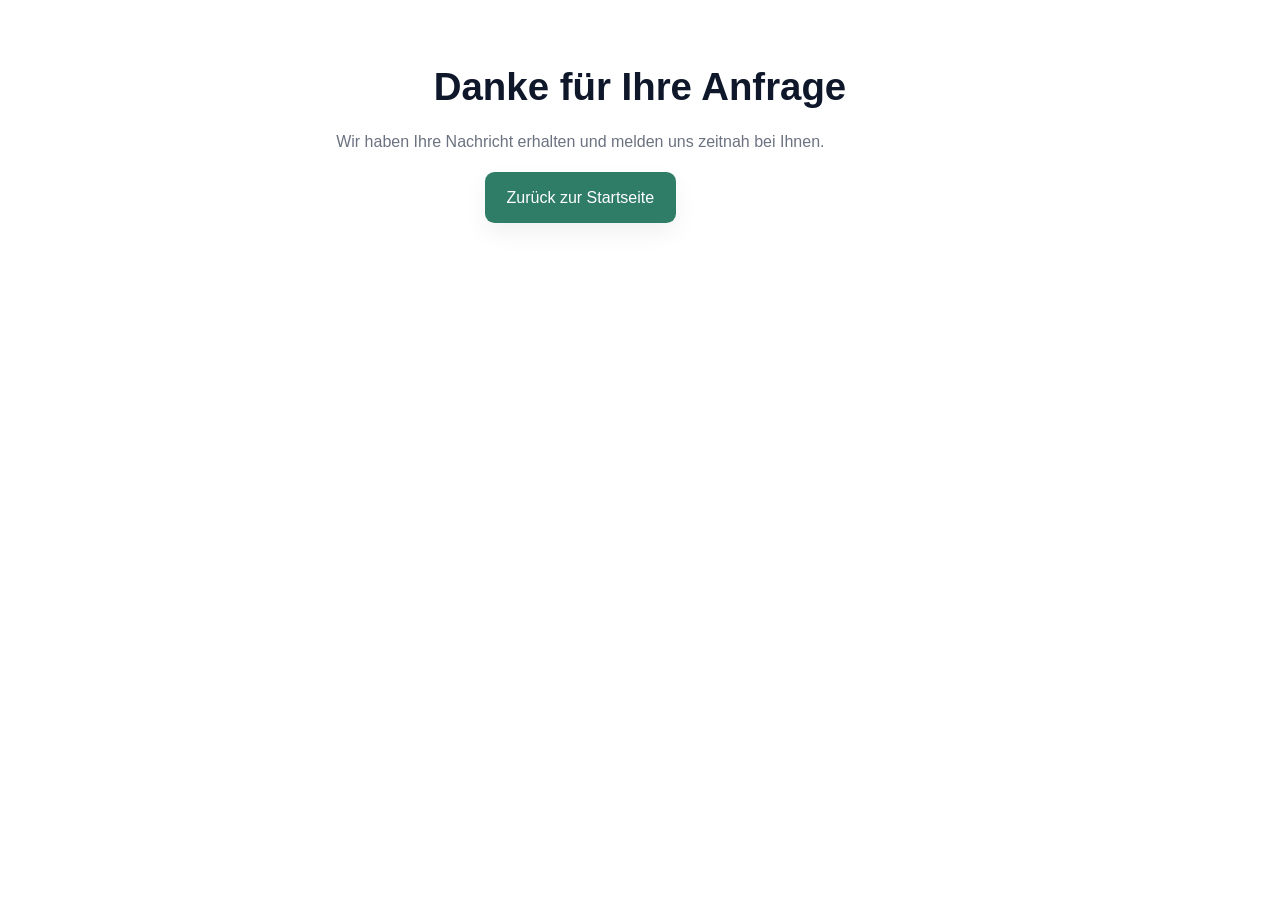
<file: thank-you.html>
<!DOCTYPE html>
<html lang="de">
<head>
  <meta charset="UTF-8" />
  <meta name="viewport" content="width=device-width, initial-scale=1.0" />
  <title>Danke für Ihre Anfrage</title>
  <link rel="stylesheet" href="assets/css/styles.css" />
</head>
<body>
  <main class="section">
    <div class="container" style="max-width: 760px; text-align: center;">
      <h1>Danke für Ihre Anfrage</h1>
      <p>Wir haben Ihre Nachricht erhalten und melden uns zeitnah bei Ihnen.</p>
      <p><a class="btn btn-primary" href="index.html">Zurück zur Startseite</a></p>
    </div>
  </main>
</body>
</html>
</file>
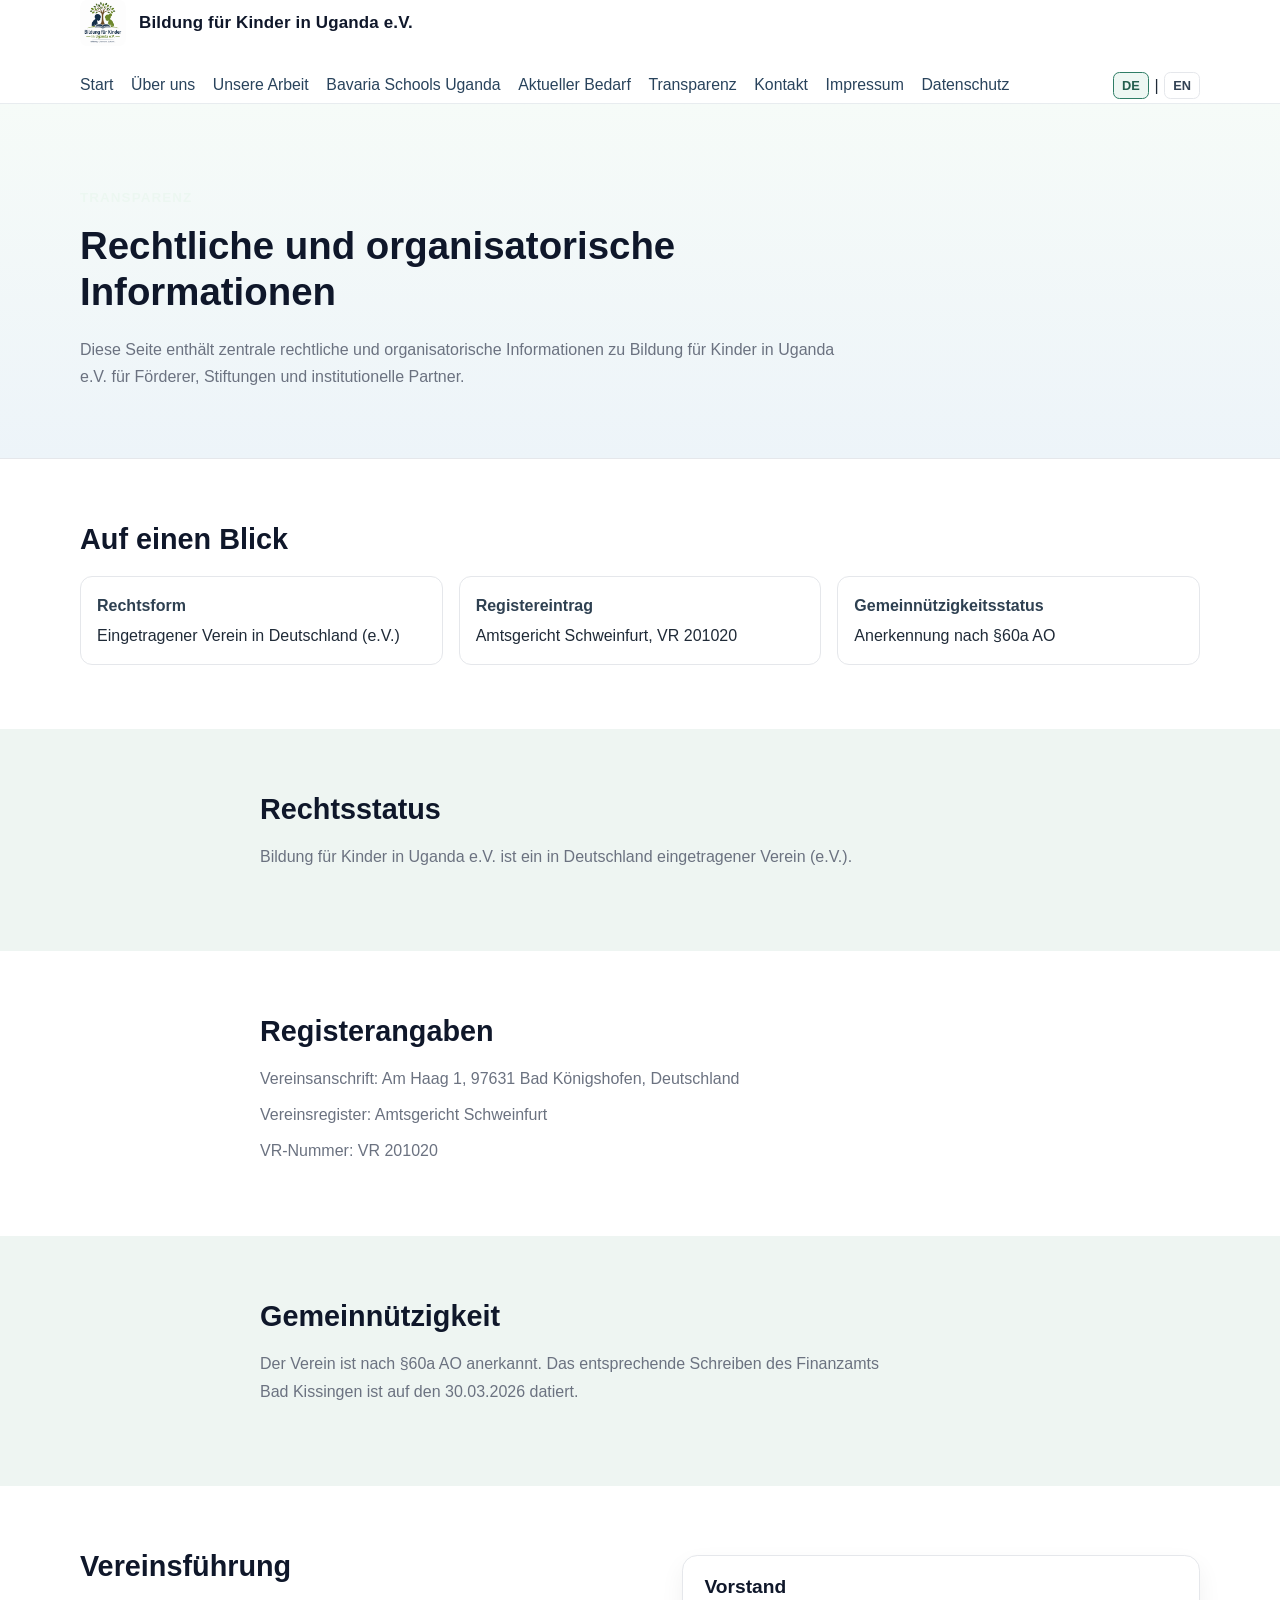
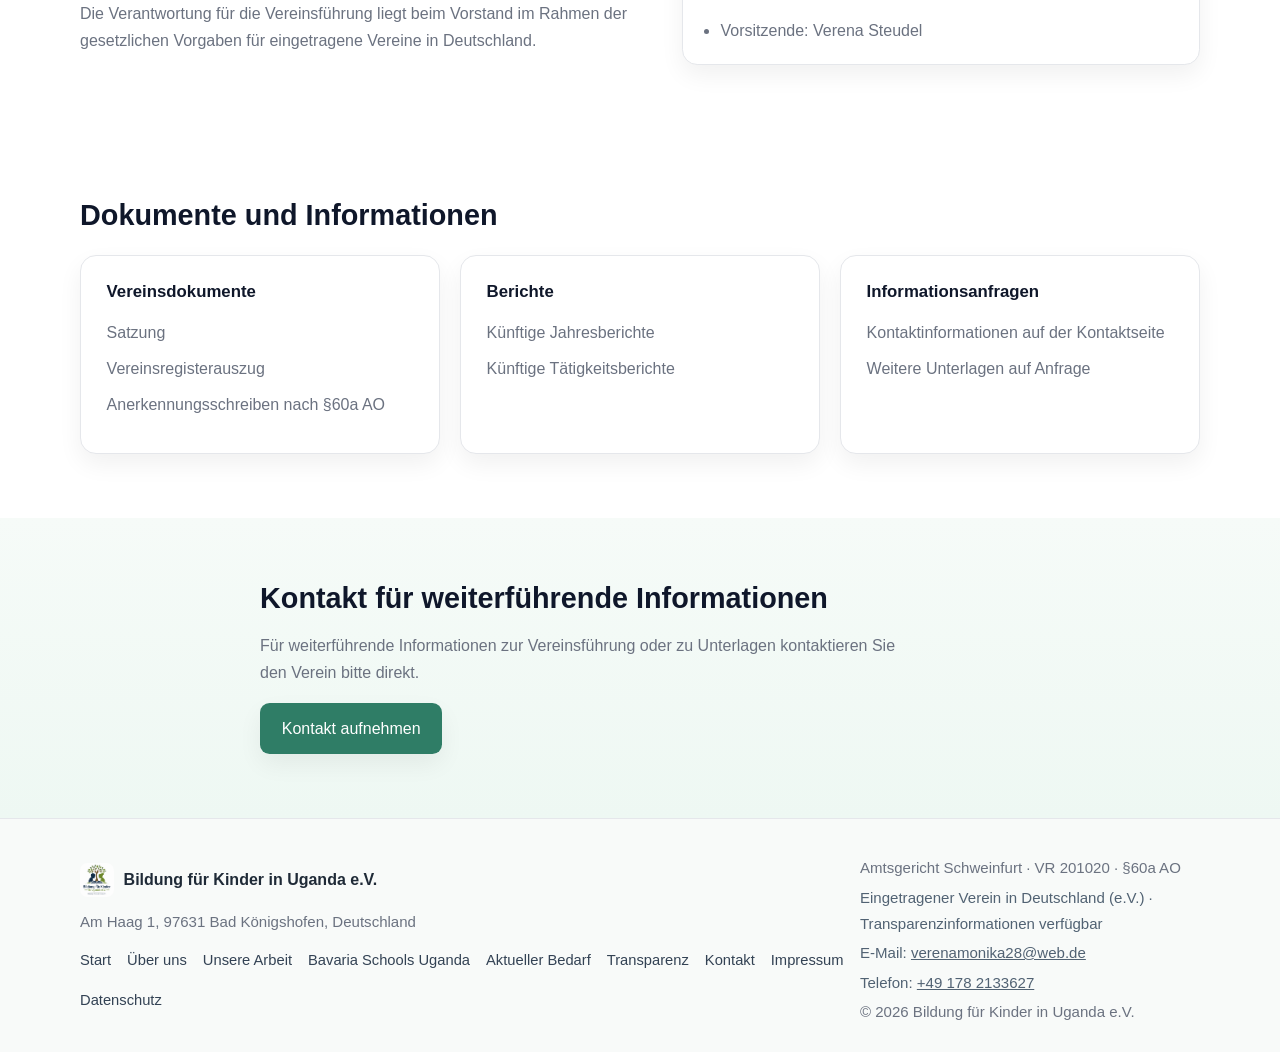
<file: transparency.html>
<!doctype html>
<html lang="de">
  <head>
    <meta charset="UTF-8" />
    <meta name="viewport" content="width=device-width, initial-scale=1.0" />
    <meta
      name="description"
      content="Transparenzseite von Bildung für Kinder in Uganda e.V. mit Rechtsstatus, Registerdaten und Vereinsführung."
      data-en="Transparency information for Bildung für Kinder in Uganda e.V., including legal status, registration details, charitable recognition, and governance."
    />
    <title data-en="Transparency | Bildung für Kinder in Uganda e.V.">Transparenz | Bildung für Kinder in Uganda e.V.</title>
    <!-- Replace with real favicon later -->
    <link rel="icon" href="assets/images/favicon.png" />
    <link rel="stylesheet" href="assets/css/styles.css" />
  </head>
  <body>
    <a class="skip-link" href="#main-content" data-en="Skip to main content">Zum Inhalt springen</a>
    <header class="site-header">
      <div class="container nav-wrap">
        <a class="logo" href="index.html">
          <img
            class="logo-img"
            src="assets/images/logo-bildung-fuer-kinder-uganda-ev.png"
            alt="Logo von Bildung für Kinder in Uganda e.V."
          />
          <span class="logo-text">Bildung für Kinder in Uganda e.V.</span>
        </a>
        <button class="menu-toggle" type="button" aria-expanded="false" aria-controls="primary-nav">Menü</button>
        <nav id="primary-nav" class="nav" aria-label="Primary navigation">
          <a href="index.html" data-en="Home">Start</a>
          <a href="about.html" data-en="About">Über uns</a>
          <a href="our-work.html" data-en="Our Work">Unsere Arbeit</a>
          <a href="bavaria-schools.html">Bavaria Schools Uganda</a>
          <a href="current-needs.html" data-en="Current Needs">Aktueller Bedarf</a>
          <a href="transparency.html" data-en="Transparency">Transparenz</a>
          <a href="contact.html" data-en="Contact">Kontakt</a>
          <a href="impressum.html">Impressum</a>
          <a href="privacy.html" data-en="Privacy">Datenschutz</a>
        </nav>
        <div class="lang-switcher" aria-label="Sprachauswahl"><button class="lang-btn active" type="button" data-lang="de">DE</button><span>|</span><button class="lang-btn" type="button" data-lang="en">EN</button></div>
      </div>
    </header>

    <main id="main-content">
      <section class="page-hero">
        <div class="container">
          <p class="eyebrow" data-en="Transparency">Transparenz</p>
          <h1 data-en="Legal and organizational information">Rechtliche und organisatorische Informationen</h1>
          <p data-en="This page provides core legal and governance information about Bildung für Kinder in Uganda e.V. for donors, foundations, and institutional partners.">
            Diese Seite enthält zentrale rechtliche und organisatorische Informationen zu Bildung
            für Kinder in Uganda e.V. für Förderer, Stiftungen und institutionelle Partner.
          </p>
        </div>
      </section>

      <section class="section">
        <div class="container">
          <h2 data-en="At a Glance">Auf einen Blick</h2>
          <div class="trust-grid">
            <div class="trust-item">
              <strong data-en="Legal Form">Rechtsform</strong>
              <span data-en="Registered association in Germany (e.V.)">Eingetragener Verein in Deutschland (e.V.)</span>
            </div>
            <div class="trust-item">
              <strong data-en="Register Entry">Registereintrag</strong>
              <span>Amtsgericht Schweinfurt, VR 201020</span>
            </div>
            <div class="trust-item">
              <strong data-en="Charitable Status">Gemeinnützigkeitsstatus</strong>
              <span data-en="Recognition under §60a AO">Anerkennung nach §60a AO</span>
            </div>
          </div>
        </div>
      </section>

      <section class="section section-alt">
        <div class="container narrow">
          <h2 data-en="Legal Status">Rechtsstatus</h2>
          <p data-en="Bildung für Kinder in Uganda e.V. is a registered association in Germany (e.V.).">
            Bildung für Kinder in Uganda e.V. ist ein in Deutschland eingetragener Verein (e.V.).
          </p>
        </div>
      </section>

      <section class="section">
        <div class="container narrow">
          <h2 data-en="Registration Details">Registerangaben</h2>
          <ul class="detail-list">
            <li data-en="Registered address: Am Haag 1, 97631 Bad Königshofen, Germany">Vereinsanschrift: Am Haag 1, 97631 Bad Königshofen, Deutschland</li>
            <li>Vereinsregister: Amtsgericht Schweinfurt</li>
            <li data-en="VR number: VR 201020">VR-Nummer: VR 201020</li>
          </ul>
        </div>
      </section>

      <section class="section section-alt">
        <div class="container narrow">
          <h2 data-en="Charitable Status">Gemeinnützigkeit</h2>
          <p data-en="The association is recognized under §60a AO. An official tax office letter from Finanzamt Bad Kissingen is dated 30.03.2026.">
            Der Verein ist nach §60a AO anerkannt. Das entsprechende Schreiben des Finanzamts Bad
            Kissingen ist auf den 30.03.2026 datiert.
          </p>
        </div>
      </section>

      <section class="section">
        <div class="container two-col">
          <div>
            <h2 data-en="Governance">Vereinsführung</h2>
            <p data-en="Governance responsibilities are held by the board of the association in line with the legal framework for registered associations in Germany.">
              Die Verantwortung für die Vereinsführung liegt beim Vorstand im Rahmen der
              gesetzlichen Vorgaben für eingetragene Vereine in Deutschland.
            </p>
          </div>
          <div class="panel">
            <h3 data-en="Board">Vorstand</h3>
            <ul>
              <li data-en="Chairperson: Verena Steudel">Vorsitzende: Verena Steudel</li>
            </ul>
          </div>
        </div>
      </section>

      <section class="section">
        <div class="container">
          <h2 data-en="Documents and Information">Dokumente und Informationen</h2>
          <div class="grid cards cards-3">
            <article class="card">
              <h3 data-en="Association Documents">Vereinsdokumente</h3>
              <ul class="detail-list">
                <li>Satzung</li>
                <li>Vereinsregisterauszug</li>
                <li data-en="§60a AO recognition letter">Anerkennungsschreiben nach §60a AO</li>
              </ul>
            </article>
            <article class="card">
              <h3 data-en="Reporting">Berichte</h3>
              <ul class="detail-list">
                <li data-en="Future annual reports">Künftige Jahresberichte</li>
                <li data-en="Future activity reports">Künftige Tätigkeitsberichte</li>
              </ul>
            </article>
            <article class="card">
              <h3 data-en="Information Requests">Informationsanfragen</h3>
              <ul class="detail-list">
                <li data-en="Contact information available on the contact page">Kontaktinformationen auf der Kontaktseite</li>
                <li data-en="Further documents available upon request">Weitere Unterlagen auf Anfrage</li>
              </ul>
            </article>
          </div>
        </div>
      </section>

      <section class="section section-cta">
        <div class="container narrow">
          <h2 data-en="Contact for Further Information">Kontakt für weiterführende Informationen</h2>
          <p data-en="If you require additional governance or documentation information, please contact the association directly.">
            Für weiterführende Informationen zur Vereinsführung oder zu Unterlagen kontaktieren Sie
            den Verein bitte direkt.
          </p>
          <a class="btn btn-primary" href="contact.html" data-en="Go to contact page">Kontakt aufnehmen</a>
        </div>
      </section>
    </main>

    <footer class="site-footer">
      <div class="container footer-grid">
        <div>
          <strong>
            <img
              class="footer-logo"
              src="assets/images/logo-bildung-fuer-kinder-uganda-ev.png"
              alt="Logo von Bildung für Kinder in Uganda e.V."
            />
            Bildung für Kinder in Uganda e.V.
          </strong>
          <p data-en="Am Haag 1, 97631 Bad Königshofen, Germany">Am Haag 1, 97631 Bad Königshofen, Deutschland</p>
          <ul class="footer-links">
            <li><a href="index.html" data-en="Home">Start</a></li>
            <li><a href="about.html" data-en="About">Über uns</a></li>
            <li><a href="our-work.html" data-en="Our Work">Unsere Arbeit</a></li>
            <li><a href="bavaria-schools.html">Bavaria Schools Uganda</a></li>
            <li><a href="current-needs.html" data-en="Current Needs">Aktueller Bedarf</a></li>
            <li><a href="transparency.html" data-en="Transparency">Transparenz</a></li>
            <li><a href="contact.html" data-en="Contact">Kontakt</a></li>
            <li><a href="impressum.html">Impressum</a></li>
            <li><a href="privacy.html" data-en="Privacy">Datenschutz</a></li>
          </ul>
        </div>
        <div>
          <p>Amtsgericht Schweinfurt · VR 201020 · §60a AO</p>
          <p class="footer-note" data-en="Registered association in Germany (e.V.) · Transparency information available">Eingetragener Verein in Deutschland (e.V.) · Transparenzinformationen verfügbar</p>
          <p class="footer-note">E-Mail: <a href="mailto:verenamonika28@web.de">verenamonika28@web.de</a></p>
          <p class="footer-note">Telefon: <a href="tel:+491782133627">+49 178 2133627</a></p>
          <p>© 2026 Bildung für Kinder in Uganda e.V.</p>
        </div>
      </div>
    </footer>

    <script src="assets/js/main.js"></script>
  </body>
</html>
</file>
<file: assets/css/styles.css>
:root {
  --bg: #ffffff;
  --text: #1f2a37;
  --muted: #6b7280;
  --accent: #2f7d66;
  --accent-dark: #245f4e;
  --heading: #0f172a;

  --surface: #f8fafc;
  --surface-alt: #eef5f2;
  --border: #e5e7eb;

  --shadow: 0 10px 25px rgba(0, 0, 0, 0.06);
}

*,
*::before,
*::after {
  box-sizing: border-box;
}

html {
  scroll-behavior: smooth;
}

body {
  margin: 0;
  font-family: "Inter", "Segoe UI", Roboto, Arial, sans-serif;
  font-size: 16px;
  line-height: 1.7;
  color: var(--text);
  background: var(--bg);
  overflow-x: hidden;
}

img {
  max-width: 100%;
  display: block;
}

a {
  color: inherit;
}

.container {
  width: min(1120px, 92%);
  margin: 0 auto;
}

.narrow {
  width: min(760px, 100%);
}

.section {
  padding: 4rem 0;
}

.section-alt {
  background: var(--surface-alt);
}

.section-highlight {
  background: var(--surface);
  border-top: 1px solid var(--border);
  border-bottom: 1px solid var(--border);
}

.section-cta {
  background: linear-gradient(180deg, #f6fbf8 0%, #eef8f3 100%);
}

h1,
h2,
h3 {
  line-height: 1.18;
  margin: 0 0 1.1rem;
  color: var(--heading);
}

h1 {
  font-size: 2.4rem;
  line-height: 1.2;
  font-weight: 700;
  color: var(--heading);
}

h2 {
  font-size: 1.8rem;
  margin-bottom: 1rem;
  font-weight: 600;
}

h3 {
  font-size: 1.2rem;
  font-weight: 600;
}

p {
  margin: 0 0 1.05rem;
  color: var(--muted);
}

main p {
  max-width: 72ch;
  color: var(--muted);
}

main li {
  max-width: 72ch;
}

.skip-link {
  position: absolute;
  left: -999px;
  top: 0.5rem;
  background: #0f1720;
  color: #fff;
  padding: 0.6rem 0.9rem;
  border-radius: 0.4rem;
}

.skip-link:focus {
  left: 0.75rem;
  z-index: 9999;
}

.site-header {
  position: sticky;
  top: 0;
  z-index: 20;
  background: rgba(255, 255, 255, 0.95);
  backdrop-filter: blur(8px);
  border-bottom: 1px solid #e8ecef;
}

.nav-wrap {
  display: flex;
  align-items: center;
  justify-content: space-between;
  gap: 1.4rem;
  min-height: 92px;
  flex-wrap: wrap;
}

.logo {
  display: inline-flex;
  align-items: center;
  gap: 0.82rem;
  text-decoration: none;
  font-weight: 700;
  color: var(--heading);
  letter-spacing: 0.01em;
}

.logo-img {
  width: 46px;
  height: 46px;
  object-fit: contain;
  border-radius: 0.45rem;
  flex-shrink: 0;
}

.logo-text {
  line-height: 1.25;
  font-size: 1.06rem;
}

.nav {
  display: flex;
  align-items: center;
  gap: 1.1rem;
  flex-wrap: wrap;
  justify-content: flex-end;
}

.nav a {
  text-decoration: none;
  color: #29435c;
  font-weight: 500;
  font-size: 0.99rem;
  padding: 0.24rem 0;
}

.nav a:hover,
.nav a:focus-visible {
  color: var(--accent);
}

.menu-toggle {
  display: none;
  border: 1px solid var(--border);
  background: #fff;
  border-radius: 0.55rem;
  padding: 0.5rem 0.85rem;
  font-weight: 600;
  color: #263445;
}

.lang-switcher {
  display: inline-flex;
  align-items: center;
  gap: 0.35rem;
  margin-left: 0.4rem;
}

.lang-btn {
  border: 1px solid var(--border);
  background: #fff;
  color: #334254;
  border-radius: 0.4rem;
  padding: 0.3rem 0.5rem;
  font-size: 0.8rem;
  font-weight: 600;
  cursor: pointer;
}

.lang-btn.active {
  border-color: var(--accent);
  color: var(--accent-dark);
  background: #eef7f3;
}

.hero {
  position: relative;
  min-height: 72vh;
  display: grid;
}

.hero img {
  width: 100%;
  height: 100%;
  object-fit: cover;
  min-height: 72vh;
  background: #dfe8e3;
}

.hero-overlay {
  position: absolute;
  inset: 0;
  background: linear-gradient(100deg, rgba(13, 28, 45, 0.8), rgba(27, 82, 62, 0.52));
  display: flex;
  align-items: center;
}

.hero-content {
  max-width: 760px;
  color: #fff;
}

.hero-content p {
  color: rgba(247, 251, 248, 0.96);
  font-size: 1.06rem;
}

.eyebrow {
  text-transform: uppercase;
  letter-spacing: 0.08em;
  font-size: 0.84rem;
  font-weight: 600;
  color: #ecf7f1;
  margin-bottom: 0.8rem;
}

.hero-actions {
  display: flex;
  flex-wrap: wrap;
  gap: 0.95rem;
  margin-top: 2rem;
}

.hero-content h1 {
  color: #ffffff;
  margin-bottom: 1.15rem;
  font-size: clamp(2.35rem, 5vw, 3.7rem);
}

.page-hero {
  background: linear-gradient(180deg, #f6fbf8 0%, #edf4f9 100%);
  border-bottom: 1px solid var(--border);
  padding: 5.2rem 0 3.2rem;
}

.page-hero h1 {
  max-width: 780px;
}

.page-hero p {
  max-width: 760px;
}

.page-hero h1 {
  margin-bottom: 1.3rem;
}

.btn {
  display: inline-block;
  text-decoration: none;
  border-radius: 0.6rem;
  padding: 0.7rem 1.3rem;
  font-weight: 500;
  transition: 0.2s ease;
  box-shadow: var(--shadow);
}

.btn-primary {
  background: var(--accent);
  color: #fff;
  border: 1px solid transparent;
}

.btn-primary:hover {
  background: var(--accent-dark);
}

.btn-primary:focus-visible {
  background: var(--accent-dark);
}

.btn-outline {
  border: 1px solid rgba(255, 255, 255, 0.9);
  color: #fff;
  background: rgba(13, 37, 54, 0.18);
}

.btn-outline:hover,
.btn-outline:focus-visible {
  background: rgba(255, 255, 255, 0.14);
}

.grid {
  display: grid;
  gap: 1.25rem;
  margin-top: 1.4rem;
}

.cards-4 {
  grid-template-columns: repeat(4, minmax(0, 1fr));
}

.cards-3 {
  grid-template-columns: repeat(3, minmax(0, 1fr));
}

.cards-2 {
  grid-template-columns: repeat(2, minmax(0, 1fr));
}

.card {
  background: #ffffff;
  border: 1px solid var(--border);
  border-radius: 1rem;
  padding: 1.6rem;
  box-shadow: var(--shadow);
}

.card h3 {
  font-size: 1.05rem;
}

.two-col {
  display: grid;
  grid-template-columns: 1.1fr 1fr;
  gap: 2rem;
  align-items: center;
}

.image-card {
  border-radius: 1rem;
  overflow: hidden;
  border: 1px solid var(--border);
  box-shadow: var(--shadow);
  min-height: 290px;
  margin-top: 1rem;
}

.image-card img {
  width: 100%;
  height: 100%;
  object-fit: cover;
  background: #dfe8e3;
}

.portrait-frame {
  width: min(220px, 100%);
  aspect-ratio: 4 / 5;
  border-radius: 0.75rem;
  overflow: hidden;
  border: 1px solid var(--border);
  background: #dfe8e3;
  margin-bottom: 0.8rem;
}

.portrait-frame img {
  width: 100%;
  height: 100%;
  object-fit: cover;
}

.partner-list,
.check-list {
  list-style: none;
  padding: 0;
  margin: 1.1rem 0 0;
}

.partner-list li,
.check-list li {
  position: relative;
  padding-left: 1.4rem;
  margin-bottom: 0.7rem;
  color: var(--muted);
}

.partner-list li::before,
.check-list li::before {
  content: "•";
  position: absolute;
  left: 0;
  color: var(--accent);
  font-weight: 700;
}

.panel {
  background: #fff;
  border: 1px solid var(--border);
  border-radius: 0.95rem;
  padding: 1.25rem 1.35rem;
  box-shadow: var(--shadow);
}

.panel ul {
  margin: 0;
  padding-left: 1rem;
  color: var(--muted);
}

.trust-grid {
  display: grid;
  grid-template-columns: repeat(3, minmax(0, 1fr));
  gap: 1rem;
  margin-top: 1.2rem;
}

.trust-item {
  background: #fff;
  border: 1px solid var(--border);
  border-radius: 0.75rem;
  padding: 0.9rem 1rem;
}

.trust-item strong {
  display: block;
  margin-bottom: 0.2rem;
  color: #2e4051;
}

.detail-list {
  list-style: none;
  padding: 0;
  margin: 1rem 0 0;
}

.detail-list li {
  margin-bottom: 0.55rem;
  color: var(--muted);
}

.legal-content h2 {
  margin-top: 2rem;
}

.legal-content h2:first-child {
  margin-top: 0;
}

.legal-content p,
.legal-content li {
  max-width: 860px;
}

.legal-note {
  margin-top: 1.5rem;
  padding: 0.9rem 1rem;
  border: 1px solid var(--border);
  border-radius: 0.6rem;
  background: #f8fbf9;
}

.form-grid {
  display: grid;
  gap: 0.9rem;
  margin-top: 0.45rem;
}

.form-grid label {
  font-weight: 600;
  color: #304052;
}

.form-grid input,
.form-grid textarea {
  width: 100%;
  border: 1px solid var(--border);
  border-radius: 0.55rem;
  padding: 0.72rem 0.82rem;
  font: inherit;
  color: var(--text);
  background: #fff;
}

.form-grid textarea {
  min-height: 150px;
  resize: vertical;
}

.address {
  color: #334254;
}

.site-footer {
  border-top: 1px solid var(--border);
  background: #f8faf9;
  padding: 2rem 0 1.7rem;
}

.footer-grid {
  display: grid;
  grid-template-columns: 1fr auto;
  gap: 1rem;
  align-items: center;
}

.footer-links {
  list-style: none;
  padding: 0;
  margin: 0.7rem 0 0;
  display: flex;
  flex-wrap: wrap;
  gap: 0.8rem 1rem;
}

.footer-links a {
  text-decoration: none;
  color: #334254;
  font-size: 0.92rem;
}

.footer-links a:hover,
.footer-links a:focus-visible {
  color: var(--accent);
}

.site-footer p {
  margin: 0.25rem 0 0;
  font-size: 0.94rem;
}

.footer-note {
  color: #516273;
  font-size: 0.88rem;
  max-width: 340px;
}

.site-footer strong {
  display: inline-flex;
  align-items: center;
  gap: 0.6rem;
}

.footer-logo {
  width: 34px;
  height: 34px;
  object-fit: contain;
  border-radius: 0.45rem;
  flex-shrink: 0;
}

@media (max-width: 980px) {
  .cards-4 {
    grid-template-columns: repeat(2, minmax(0, 1fr));
  }

  .cards-3 {
    grid-template-columns: repeat(2, minmax(0, 1fr));
  }

  .cards-2 {
    grid-template-columns: 1fr;
  }

  .two-col {
    grid-template-columns: 1fr;
  }

  .trust-grid {
    grid-template-columns: 1fr;
  }
}

@media (max-width: 760px) {
  .menu-toggle {
    display: inline-block;
  }

  .lang-switcher {
    margin-left: 0;
  }

  .nav {
    position: absolute;
    top: 92px;
    right: 4%;
    left: 4%;
    background: #fff;
    border: 1px solid var(--border);
    border-radius: 0.8rem;
    padding: 0.75rem;
    box-shadow: var(--shadow);
    display: none;
    flex-direction: column;
    align-items: flex-start;
    gap: 0.7rem;
  }

  .nav a {
    font-size: 1rem;
  }

  .nav.open {
    display: flex;
  }

  .cards-4,
  .cards-3,
  .cards-2 {
    grid-template-columns: 1fr;
  }

  .hero {
    min-height: 66vh;
  }

  .hero img {
    min-height: 66vh;
  }

  .section {
    padding: 4.1rem 0;
  }

  .footer-grid {
    grid-template-columns: 1fr;
  }

  .page-hero {
    padding: 4.5rem 0 2.7rem;
  }
}
</file>
